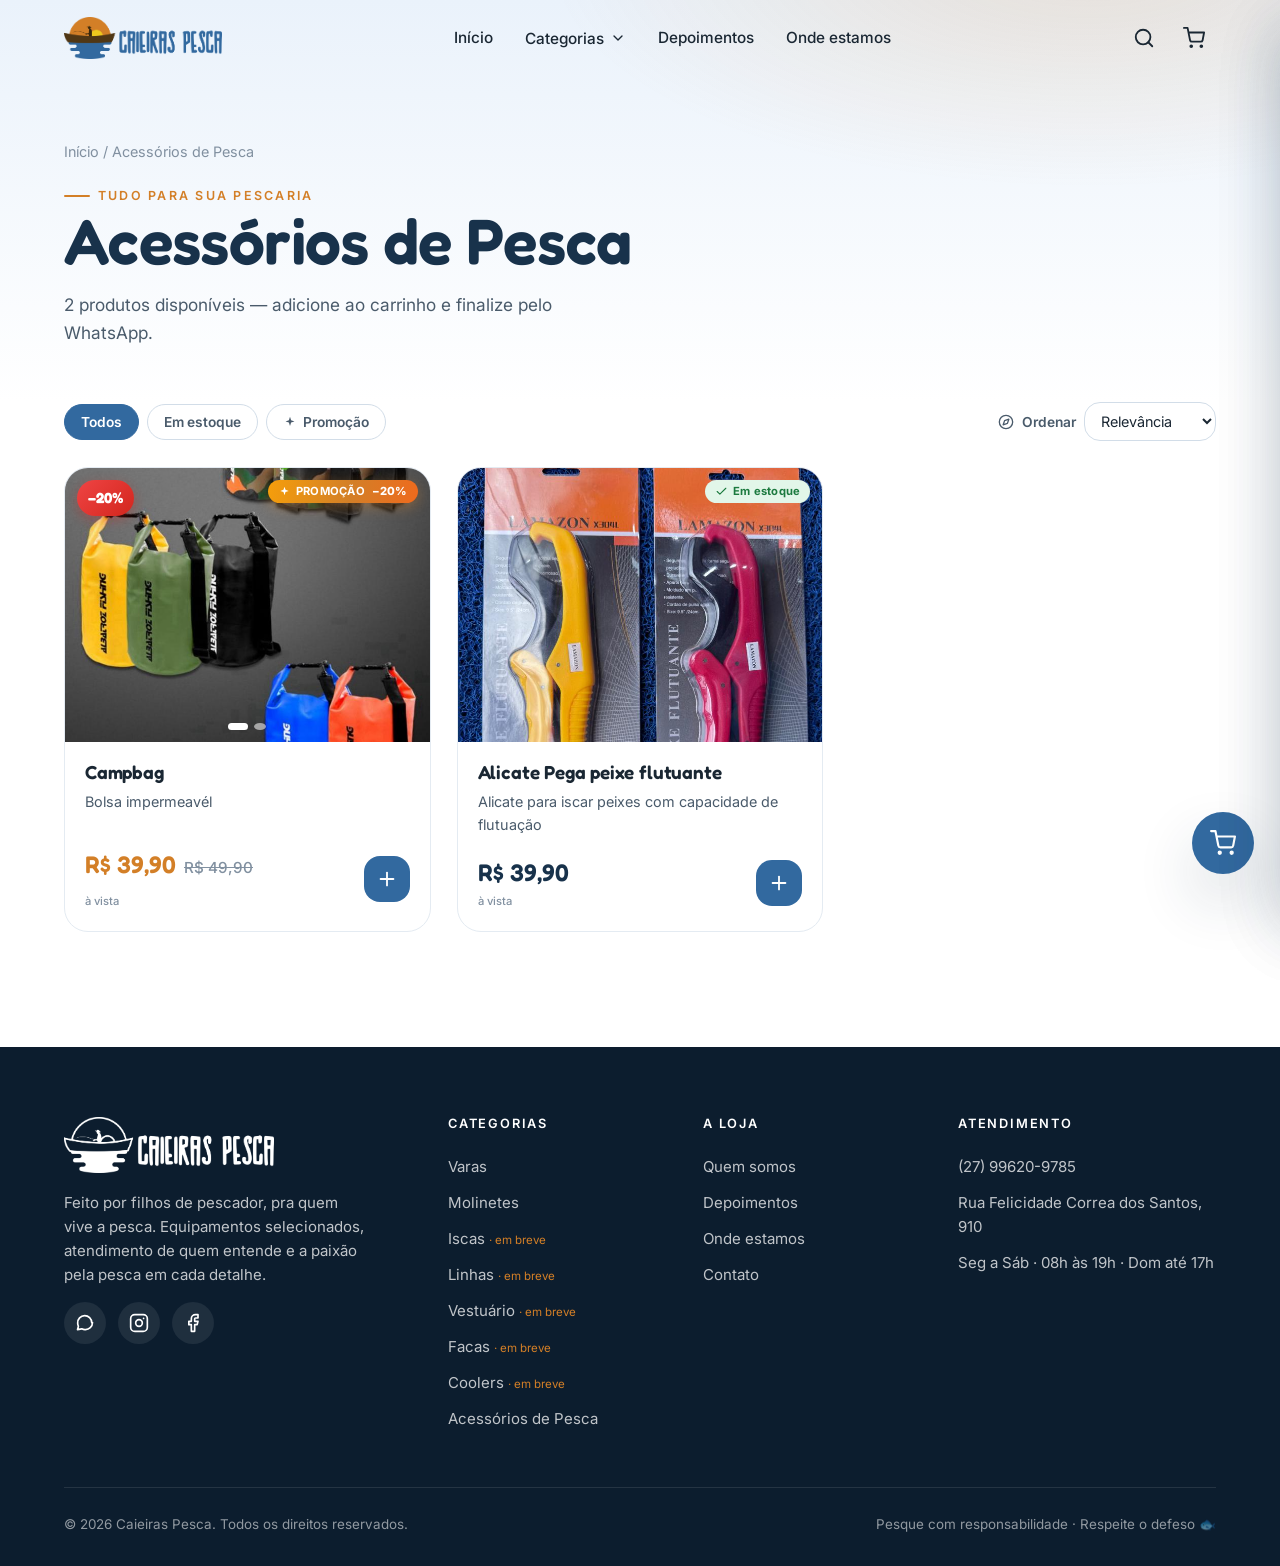
<file: acessorios-de-pesca.html>
<!DOCTYPE html>
<html lang="pt-BR">
<head>
  <meta charset="UTF-8">
  <meta name="viewport" content="width=device-width, initial-scale=1.0">
  <title>Acessórios de Pesca · Caieiras Pesca</title>
  <meta name="description" content="Acessórios de Pesca na Caieiras Pesca. Adicione ao carrinho e finalize seu pedido pelo WhatsApp.">
  <meta name="theme-color" content="#32699f">
  <link rel="icon" href="assets/logo/isotipo.png">
  <link rel="preconnect" href="https://fonts.googleapis.com">
  <link rel="preconnect" href="https://fonts.gstatic.com" crossorigin>
  <link href="https://fonts.googleapis.com/css2?family=Fredoka:wght@400;500;600;700&family=Inter:wght@400;500;600;700&display=swap" rel="stylesheet">
  <link rel="stylesheet" href="css/styles.css?v=20260622b">
</head>
<body data-page="categoria" data-categoria="acessorios-de-pesca">
  <section class="cat-hero">
    <div class="container" id="cat-hero-head"></div>
  </section>
  <section class="section" style="padding-top:0">
    <div class="container" id="category-content"></div>
  </section>
  <script src="js/icons.js?v=20260622b"></script>
  <script src="js/data.js?v=20260622b"></script>
  <script src="js/cart.js?v=20260622b"></script>
  <script src="js/ui.js?v=20260622b"></script>
</body>
</html>
</file>
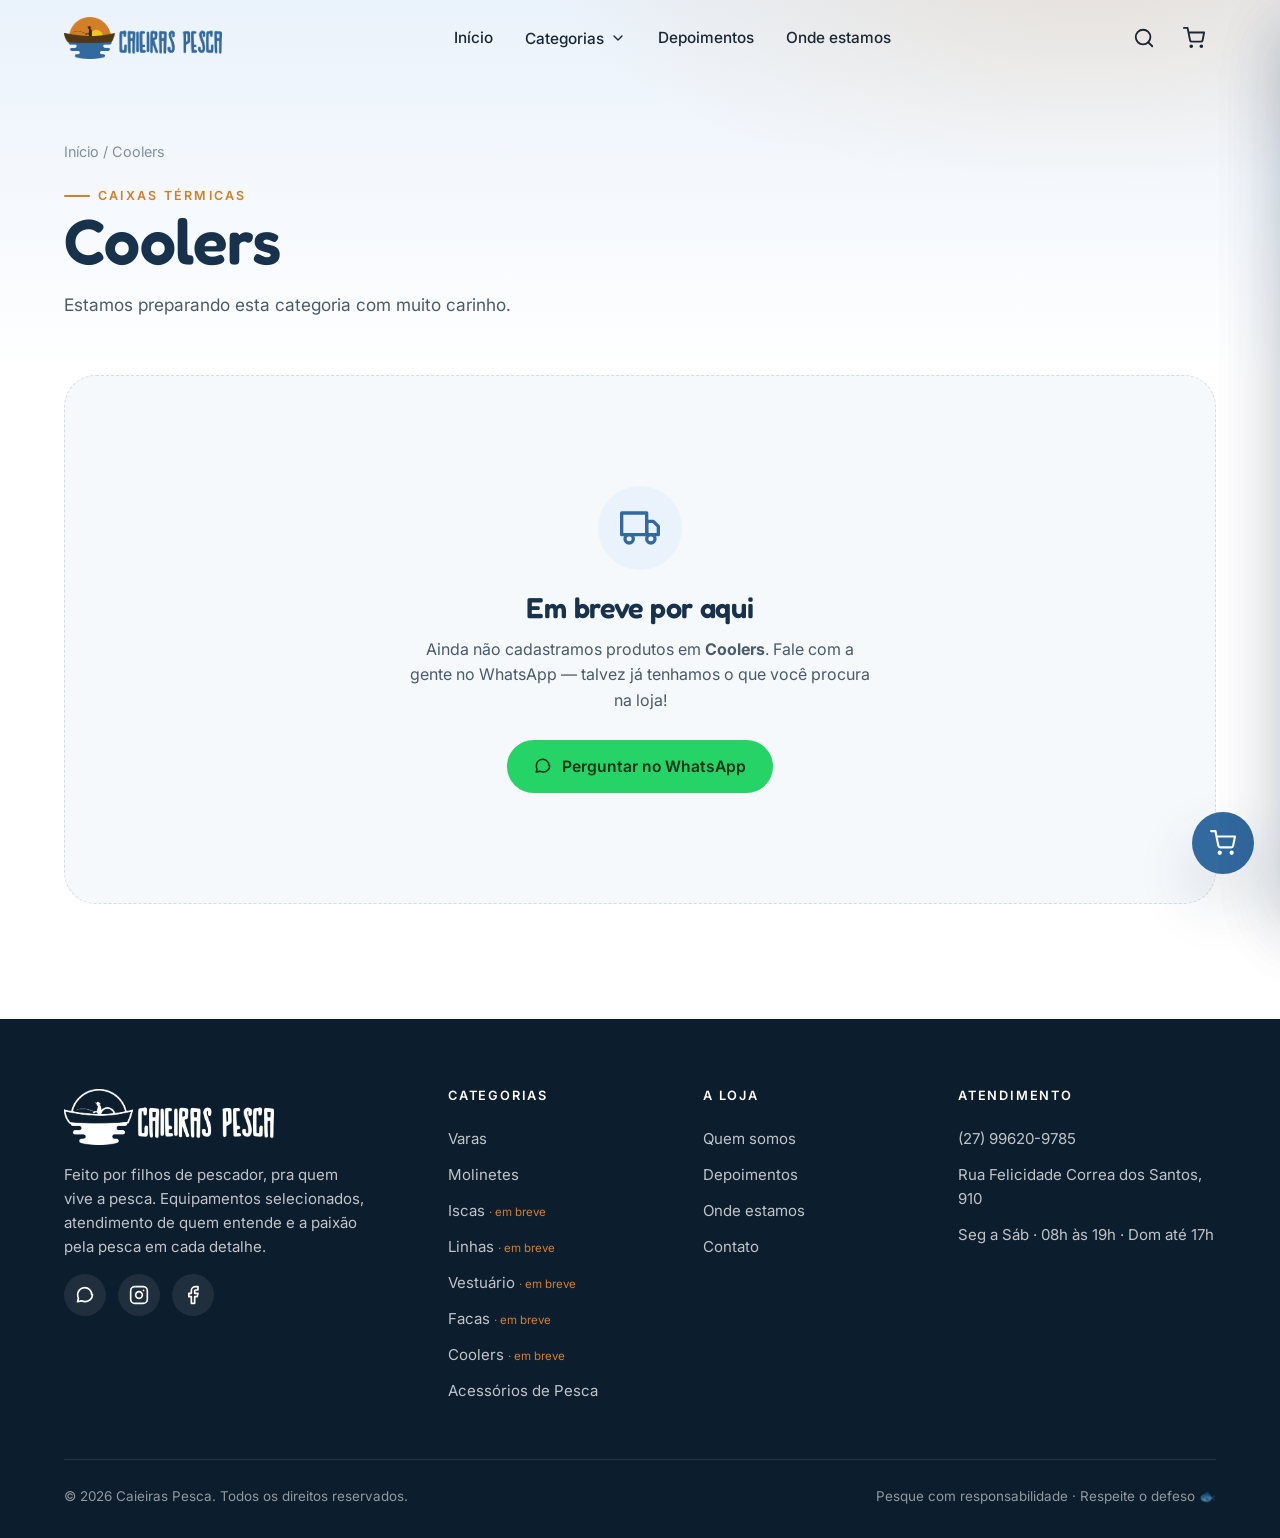
<file: coolers.html>
<!DOCTYPE html>
<html lang="pt-BR">
<head>
  <meta charset="UTF-8">
  <meta name="viewport" content="width=device-width, initial-scale=1.0">
  <title>Coolers · Caieiras Pesca</title>
  <meta name="description" content="Coolers na Caieiras Pesca. Adicione ao carrinho e finalize seu pedido pelo WhatsApp.">
  <meta name="theme-color" content="#32699f">
  <link rel="icon" href="assets/logo/isotipo.png">
  <link rel="preconnect" href="https://fonts.googleapis.com">
  <link rel="preconnect" href="https://fonts.gstatic.com" crossorigin>
  <link href="https://fonts.googleapis.com/css2?family=Fredoka:wght@400;500;600;700&family=Inter:wght@400;500;600;700&display=swap" rel="stylesheet">
  <link rel="stylesheet" href="css/styles.css?v=20260622b">
</head>
<body data-page="categoria" data-categoria="coolers">
  <section class="cat-hero">
    <div class="container" id="cat-hero-head"></div>
  </section>
  <section class="section" style="padding-top:0">
    <div class="container" id="category-content"></div>
  </section>
  <script src="js/icons.js?v=20260622b"></script>
  <script src="js/data.js?v=20260622b"></script>
  <script src="js/cart.js?v=20260622b"></script>
  <script src="js/ui.js?v=20260622b"></script>
</body>
</html>
</file>
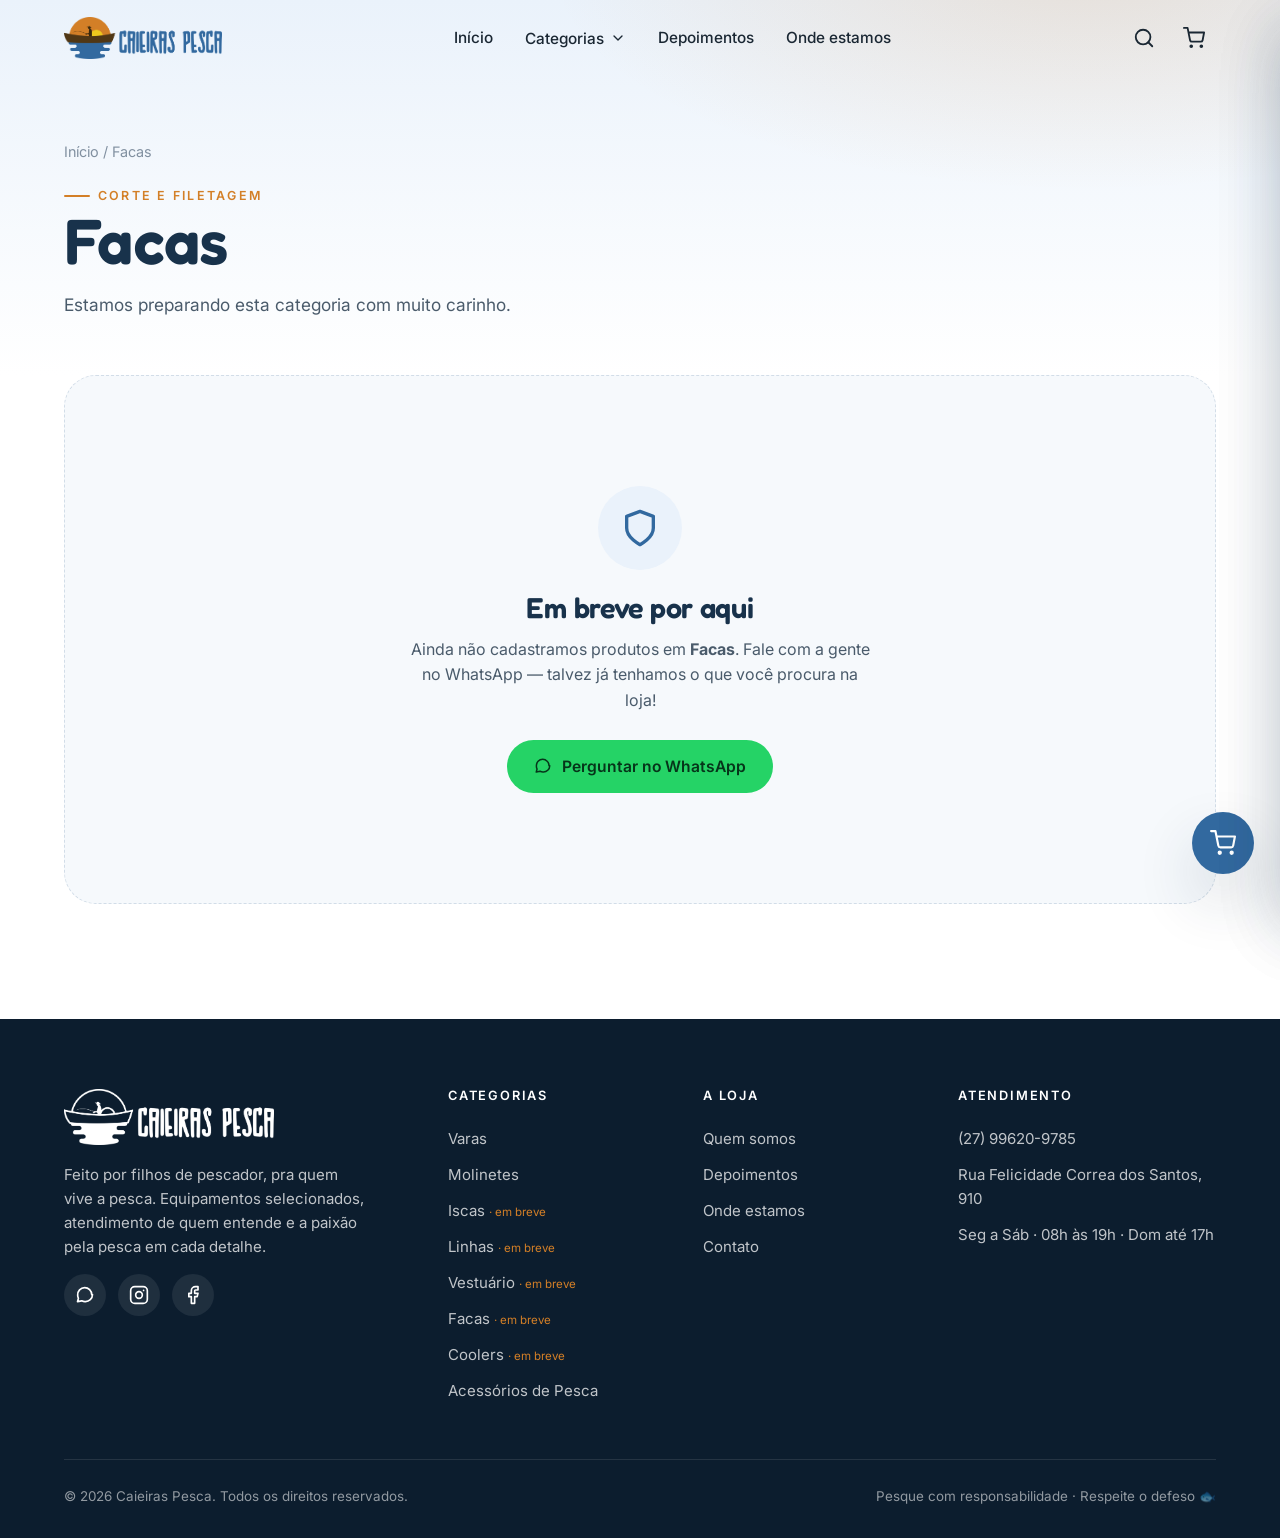
<file: facas.html>
<!DOCTYPE html>
<html lang="pt-BR">
<head>
  <meta charset="UTF-8">
  <meta name="viewport" content="width=device-width, initial-scale=1.0">
  <title>Facas · Caieiras Pesca</title>
  <meta name="description" content="Facas na Caieiras Pesca. Adicione ao carrinho e finalize seu pedido pelo WhatsApp.">
  <meta name="theme-color" content="#32699f">
  <link rel="icon" href="assets/logo/isotipo.png">
  <link rel="preconnect" href="https://fonts.googleapis.com">
  <link rel="preconnect" href="https://fonts.gstatic.com" crossorigin>
  <link href="https://fonts.googleapis.com/css2?family=Fredoka:wght@400;500;600;700&family=Inter:wght@400;500;600;700&display=swap" rel="stylesheet">
  <link rel="stylesheet" href="css/styles.css?v=20260622b">
</head>
<body data-page="categoria" data-categoria="facas">
  <section class="cat-hero">
    <div class="container" id="cat-hero-head"></div>
  </section>
  <section class="section" style="padding-top:0">
    <div class="container" id="category-content"></div>
  </section>
  <script src="js/icons.js?v=20260622b"></script>
  <script src="js/data.js?v=20260622b"></script>
  <script src="js/cart.js?v=20260622b"></script>
  <script src="js/ui.js?v=20260622b"></script>
</body>
</html>
</file>
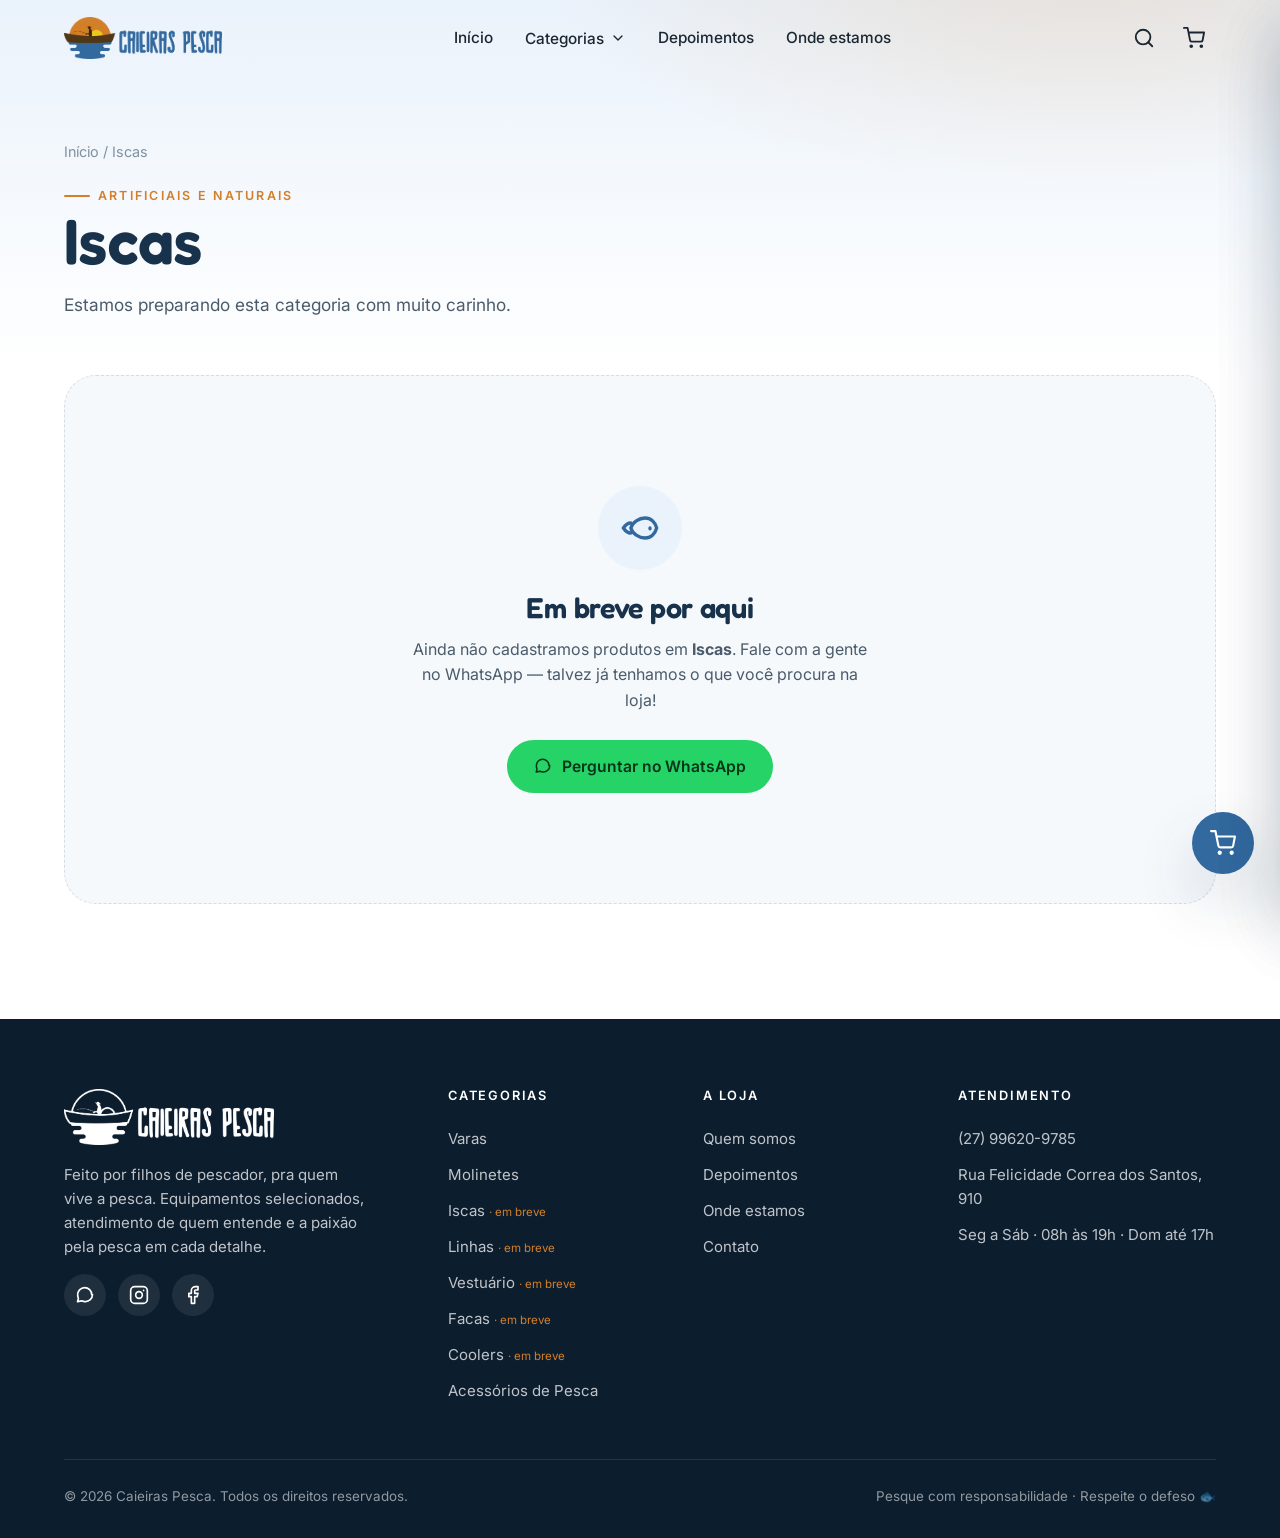
<file: iscas.html>
<!DOCTYPE html>
<html lang="pt-BR">
<head>
  <meta charset="UTF-8">
  <meta name="viewport" content="width=device-width, initial-scale=1.0">
  <title>Iscas · Caieiras Pesca</title>
  <meta name="description" content="Iscas na Caieiras Pesca. Adicione ao carrinho e finalize seu pedido pelo WhatsApp.">
  <meta name="theme-color" content="#32699f">
  <link rel="icon" href="assets/logo/isotipo.png">
  <link rel="preconnect" href="https://fonts.googleapis.com">
  <link rel="preconnect" href="https://fonts.gstatic.com" crossorigin>
  <link href="https://fonts.googleapis.com/css2?family=Fredoka:wght@400;500;600;700&family=Inter:wght@400;500;600;700&display=swap" rel="stylesheet">
  <link rel="stylesheet" href="css/styles.css?v=20260622b">
</head>
<body data-page="categoria" data-categoria="iscas">
  <section class="cat-hero">
    <div class="container" id="cat-hero-head"></div>
  </section>
  <section class="section" style="padding-top:0">
    <div class="container" id="category-content"></div>
  </section>
  <script src="js/icons.js?v=20260622b"></script>
  <script src="js/data.js?v=20260622b"></script>
  <script src="js/cart.js?v=20260622b"></script>
  <script src="js/ui.js?v=20260622b"></script>
</body>
</html>
</file>
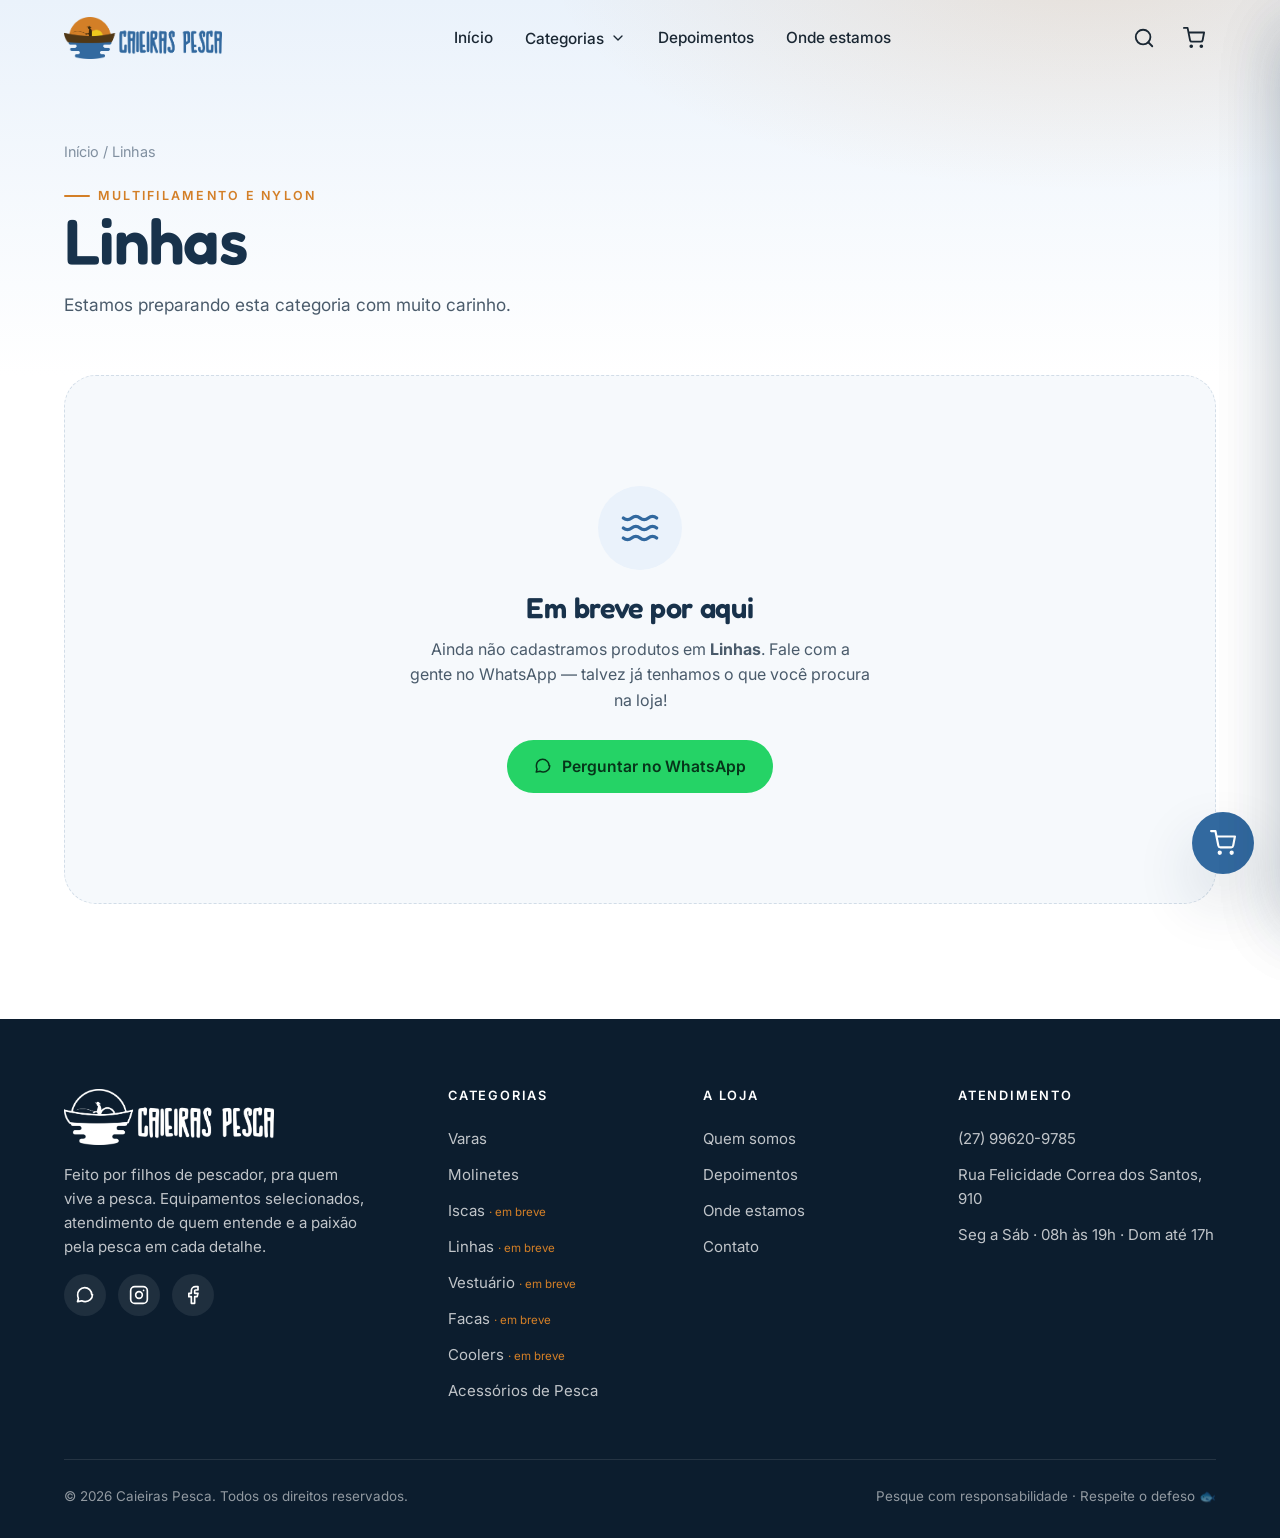
<file: linhas.html>
<!DOCTYPE html>
<html lang="pt-BR">
<head>
  <meta charset="UTF-8">
  <meta name="viewport" content="width=device-width, initial-scale=1.0">
  <title>Linhas · Caieiras Pesca</title>
  <meta name="description" content="Linhas na Caieiras Pesca. Adicione ao carrinho e finalize seu pedido pelo WhatsApp.">
  <meta name="theme-color" content="#32699f">
  <link rel="icon" href="assets/logo/isotipo.png">
  <link rel="preconnect" href="https://fonts.googleapis.com">
  <link rel="preconnect" href="https://fonts.gstatic.com" crossorigin>
  <link href="https://fonts.googleapis.com/css2?family=Fredoka:wght@400;500;600;700&family=Inter:wght@400;500;600;700&display=swap" rel="stylesheet">
  <link rel="stylesheet" href="css/styles.css?v=20260622b">
</head>
<body data-page="categoria" data-categoria="linhas">
  <section class="cat-hero">
    <div class="container" id="cat-hero-head"></div>
  </section>
  <section class="section" style="padding-top:0">
    <div class="container" id="category-content"></div>
  </section>
  <script src="js/icons.js?v=20260622b"></script>
  <script src="js/data.js?v=20260622b"></script>
  <script src="js/cart.js?v=20260622b"></script>
  <script src="js/ui.js?v=20260622b"></script>
</body>
</html>
</file>
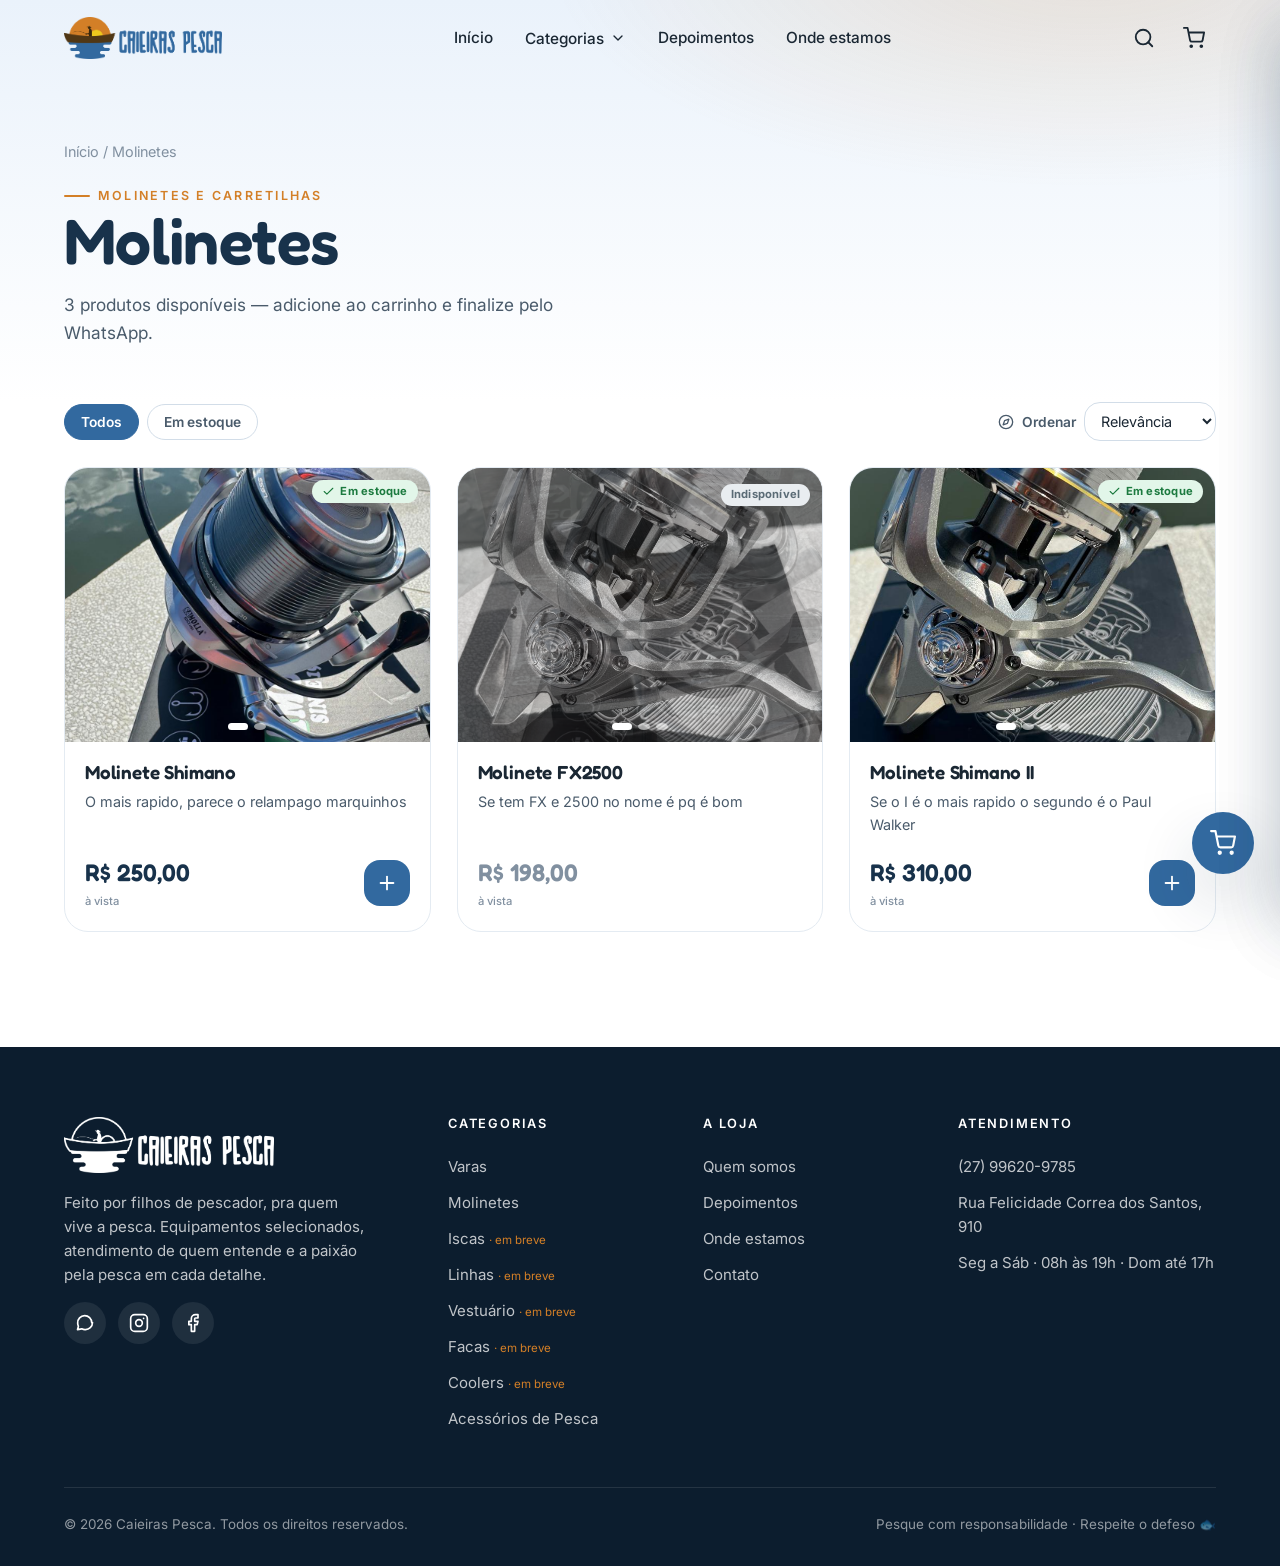
<file: molinetes.html>
<!DOCTYPE html>
<html lang="pt-BR">
<head>
  <meta charset="UTF-8">
  <meta name="viewport" content="width=device-width, initial-scale=1.0">
  <title>Molinetes · Caieiras Pesca</title>
  <meta name="description" content="Molinetes na Caieiras Pesca. Adicione ao carrinho e finalize seu pedido pelo WhatsApp.">
  <meta name="theme-color" content="#32699f">
  <link rel="icon" href="assets/logo/isotipo.png">
  <link rel="preconnect" href="https://fonts.googleapis.com">
  <link rel="preconnect" href="https://fonts.gstatic.com" crossorigin>
  <link href="https://fonts.googleapis.com/css2?family=Fredoka:wght@400;500;600;700&family=Inter:wght@400;500;600;700&display=swap" rel="stylesheet">
  <link rel="stylesheet" href="css/styles.css?v=20260622b">
</head>
<body data-page="categoria" data-categoria="molinetes">
  <section class="cat-hero">
    <div class="container" id="cat-hero-head"></div>
  </section>
  <section class="section" style="padding-top:0">
    <div class="container" id="category-content"></div>
  </section>
  <script src="js/icons.js?v=20260622b"></script>
  <script src="js/data.js?v=20260622b"></script>
  <script src="js/cart.js?v=20260622b"></script>
  <script src="js/ui.js?v=20260622b"></script>
</body>
</html>
</file>
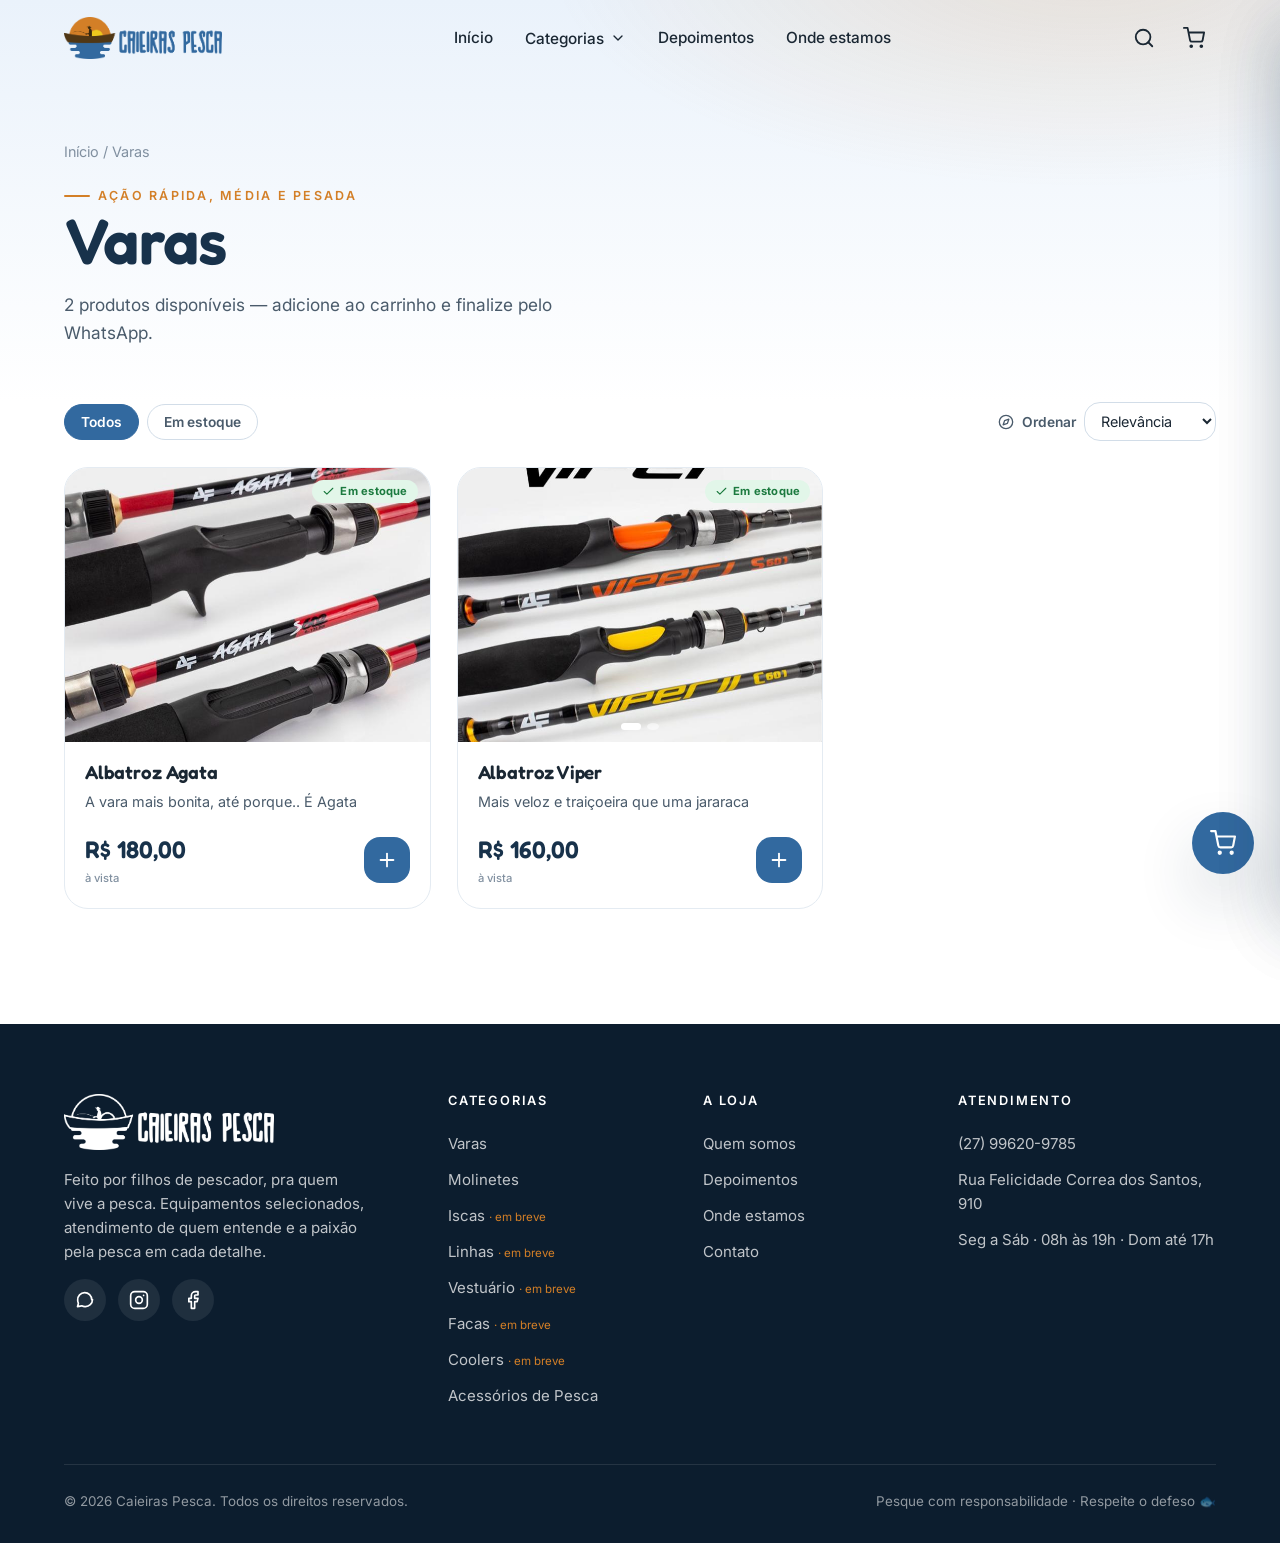
<file: varas.html>
<!DOCTYPE html>
<html lang="pt-BR">
<head>
  <meta charset="UTF-8">
  <meta name="viewport" content="width=device-width, initial-scale=1.0">
  <title>Varas · Caieiras Pesca</title>
  <meta name="description" content="Varas na Caieiras Pesca. Adicione ao carrinho e finalize seu pedido pelo WhatsApp.">
  <meta name="theme-color" content="#32699f">
  <link rel="icon" href="assets/logo/isotipo.png">
  <link rel="preconnect" href="https://fonts.googleapis.com">
  <link rel="preconnect" href="https://fonts.gstatic.com" crossorigin>
  <link href="https://fonts.googleapis.com/css2?family=Fredoka:wght@400;500;600;700&family=Inter:wght@400;500;600;700&display=swap" rel="stylesheet">
  <link rel="stylesheet" href="css/styles.css?v=20260622b">
</head>
<body data-page="categoria" data-categoria="varas">
  <section class="cat-hero">
    <div class="container" id="cat-hero-head"></div>
  </section>
  <section class="section" style="padding-top:0">
    <div class="container" id="category-content"></div>
  </section>
  <script src="js/icons.js?v=20260622b"></script>
  <script src="js/data.js?v=20260622b"></script>
  <script src="js/cart.js?v=20260622b"></script>
  <script src="js/ui.js?v=20260622b"></script>
</body>
</html>
</file>
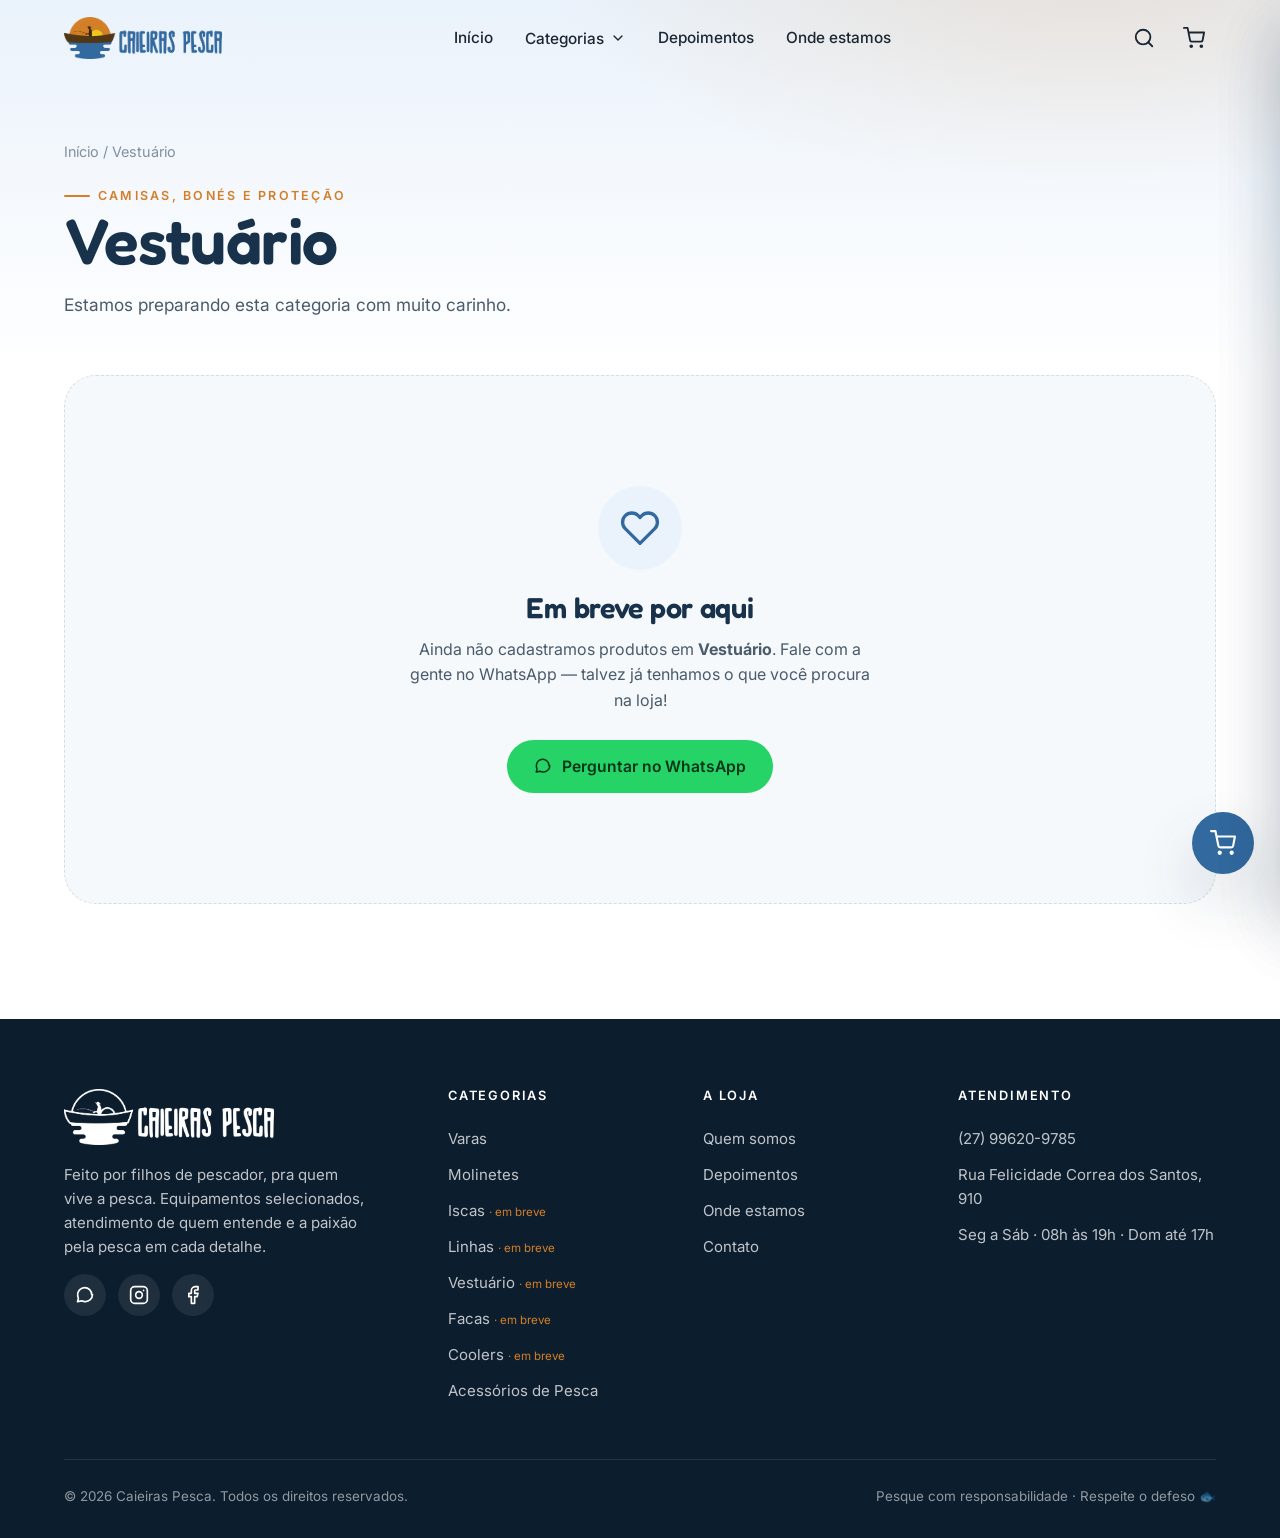
<file: vestuario.html>
<!DOCTYPE html>
<html lang="pt-BR">
<head>
  <meta charset="UTF-8">
  <meta name="viewport" content="width=device-width, initial-scale=1.0">
  <title>Vestuário · Caieiras Pesca</title>
  <meta name="description" content="Vestuário na Caieiras Pesca. Adicione ao carrinho e finalize seu pedido pelo WhatsApp.">
  <meta name="theme-color" content="#32699f">
  <link rel="icon" href="assets/logo/isotipo.png">
  <link rel="preconnect" href="https://fonts.googleapis.com">
  <link rel="preconnect" href="https://fonts.gstatic.com" crossorigin>
  <link href="https://fonts.googleapis.com/css2?family=Fredoka:wght@400;500;600;700&family=Inter:wght@400;500;600;700&display=swap" rel="stylesheet">
  <link rel="stylesheet" href="css/styles.css?v=20260622b">
</head>
<body data-page="categoria" data-categoria="vestuario">
  <section class="cat-hero">
    <div class="container" id="cat-hero-head"></div>
  </section>
  <section class="section" style="padding-top:0">
    <div class="container" id="category-content"></div>
  </section>
  <script src="js/icons.js?v=20260622b"></script>
  <script src="js/data.js?v=20260622b"></script>
  <script src="js/cart.js?v=20260622b"></script>
  <script src="js/ui.js?v=20260622b"></script>
</body>
</html>
</file>
<file: css/styles.css>
/* =================================================================
   Caieiras Pesca — Design System
   "Aço, água e pôr do sol" — moderno, fluido, acolhedor, corporativo.
   Sem glow/neon em botões e componentes (sombras realistas e suaves).
   ================================================================= */

:root {
  /* Marca */
  --blue: #32699f;
  --blue-strong: #245380;
  --blue-deep: #18324b;
  --blue-night: #0c1d2e;
  --blue-soft: #cbdef2;
  --blue-mist: #eaf2fb;
  --brown: #503715;
  --orange: #d37f27;
  --orange-soft: #e7a85f;
  --yellow: #eec81d;

  /* Neutros quentes */
  --ink: #1a2733;
  --ink-soft: #4a5b6b;
  --ink-faint: #8190a0;
  --line: #e4ebf2;
  --line-strong: #d2dde8;
  --paper: #ffffff;
  --paper-2: #f6f9fc;
  --paper-3: #eef4fa;

  /* Tipografia */
  --font-display: "Fredoka", "Trebuchet MS", system-ui, sans-serif;
  --font-body: "Inter", system-ui, -apple-system, "Segoe UI", sans-serif;

  /* Raio e sombras (suaves, sem glow) */
  --r-sm: 10px;
  --r-md: 16px;
  --r-lg: 24px;
  --r-xl: 32px;
  --r-pill: 999px;
  --shadow-sm: 0 2px 8px rgba(24, 50, 75, 0.06);
  --shadow-md: 0 14px 34px rgba(24, 50, 75, 0.10);
  --shadow-lg: 0 28px 60px rgba(24, 50, 75, 0.16);

  /* Layout */
  --container: 1200px;
  --header-h: 76px;
  --ease: cubic-bezier(0.22, 1, 0.36, 1);
}

/* ---------- Reset ---------- */
*,
*::before,
*::after { box-sizing: border-box; }

html { scroll-behavior: smooth; -webkit-text-size-adjust: 100%; }

body {
  margin: 0;
  font-family: var(--font-body);
  color: var(--ink);
  background: var(--paper);
  line-height: 1.6;
  font-size: 16px;
  overflow-x: hidden;
}

img { max-width: 100%; display: block; }
a { color: inherit; text-decoration: none; }
button { font-family: inherit; cursor: pointer; border: none; background: none; }
ul { list-style: none; margin: 0; padding: 0; }

:focus-visible {
  outline: 3px solid var(--orange);
  outline-offset: 2px;
  border-radius: 4px;
}

h1, h2, h3, h4 {
  font-family: var(--font-display);
  font-weight: 600;
  line-height: 1.08;
  letter-spacing: -0.01em;
  margin: 0;
  color: var(--blue-deep);
}

::selection { background: var(--yellow); color: var(--brown); }

/* ---------- Utilitários ---------- */
.container {
  width: 100%;
  max-width: var(--container);
  margin-inline: auto;
  padding-inline: 24px;
}

.section { padding: clamp(64px, 9vw, 130px) 0; position: relative; }

.eyebrow {
  display: inline-flex;
  align-items: center;
  gap: 8px;
  font-family: var(--font-body);
  font-weight: 600;
  font-size: 0.78rem;
  letter-spacing: 0.18em;
  text-transform: uppercase;
  color: var(--orange);
}
.eyebrow::before {
  content: "";
  width: 26px;
  height: 2px;
  background: var(--orange);
  border-radius: 2px;
}

.section-head { max-width: 640px; margin-bottom: clamp(36px, 5vw, 60px); }
.section-head h2 { font-size: clamp(2rem, 4.6vw, 3.2rem); margin: 14px 0 0; }
.section-head p { color: var(--ink-soft); font-size: 1.08rem; margin: 16px 0 0; }

.text-muted { color: var(--ink-soft); }

/* ---------- Botões ---------- */
.btn {
  display: inline-flex;
  align-items: center;
  justify-content: center;
  gap: 10px;
  font-family: var(--font-body);
  font-weight: 600;
  font-size: 0.98rem;
  padding: 13px 26px;
  border-radius: var(--r-pill);
  transition: transform 0.25s var(--ease), background 0.25s var(--ease),
    color 0.25s var(--ease), border-color 0.25s var(--ease), box-shadow 0.25s var(--ease);
  white-space: nowrap;
  border: 1.5px solid transparent;
}
.btn:active { transform: translateY(1px) scale(0.99); }

.btn-primary { background: var(--blue); color: #fff; box-shadow: var(--shadow-sm); }
.btn-primary:hover { background: var(--blue-strong); transform: translateY(-2px); box-shadow: var(--shadow-md); }

.btn-accent { background: var(--orange); color: #fff; box-shadow: var(--shadow-sm); }
.btn-accent:hover { background: #c06f1d; transform: translateY(-2px); box-shadow: var(--shadow-md); }

.btn-whats { background: #25d366; color: #06351a; }
.btn-whats:hover { background: #1fb957; transform: translateY(-2px); box-shadow: var(--shadow-md); }

.btn-outline { background: transparent; color: var(--blue-deep); border-color: var(--line-strong); }
.btn-outline:hover { border-color: var(--blue); color: var(--blue); background: var(--blue-mist); }

.btn-ghost { background: transparent; color: var(--blue-deep); padding: 10px 16px; }
.btn-ghost:hover { background: var(--paper-3); }

.btn-block { width: 100%; }
.btn svg { width: 18px; height: 18px; flex-shrink: 0; }

/* ---------- Cabeçalho ---------- */
.site-header {
  position: fixed;
  inset: 0 0 auto 0;
  height: var(--header-h);
  z-index: 80;
  display: flex;
  align-items: center;
  transition: background 0.3s var(--ease), box-shadow 0.3s var(--ease),
    backdrop-filter 0.3s var(--ease);
}
.site-header.is-scrolled {
  background: rgba(255, 255, 255, 0.88);
  backdrop-filter: blur(14px);
  box-shadow: 0 1px 0 var(--line), var(--shadow-sm);
}
.header-inner {
  width: 100%;
  max-width: var(--container);
  margin-inline: auto;
  padding-inline: 24px;
  display: flex;
  align-items: center;
  justify-content: space-between;
  gap: 20px;
}
.brand { display: inline-flex; align-items: center; gap: 12px; }
.brand img { height: 42px; width: auto; transition: transform 0.3s var(--ease); }
.brand:hover img { transform: scale(1.04) rotate(-1deg); }

/* logo branca só quando hero está sob o header (topo) */
.brand .logo-light { display: none; }
.site-header:not(.is-scrolled).on-hero .brand .logo-dark { display: none; }
.site-header:not(.is-scrolled).on-hero .brand .logo-light { display: block; }

.nav { display: flex; align-items: center; gap: 4px; }
.nav-link {
  position: relative;
  font-weight: 500;
  font-size: 0.96rem;
  padding: 10px 14px;
  border-radius: var(--r-sm);
  color: var(--ink);
  transition: color 0.2s, background 0.2s;
}
.site-header:not(.is-scrolled).on-hero .nav-link,
.site-header:not(.is-scrolled).on-hero .header-actions .icon-btn { color: #fff; }
.nav-link:hover { color: var(--blue); background: var(--paper-3); }
.site-header:not(.is-scrolled).on-hero .nav-link:hover { background: rgba(255,255,255,0.14); color:#fff; }

/* Dropdown categorias */
.nav-item { position: relative; }
.nav-trigger { display: inline-flex; align-items: center; gap: 6px; }
.nav-trigger svg { width: 16px; height: 16px; transition: transform 0.25s var(--ease); }
.nav-item:hover .nav-trigger svg { transform: rotate(180deg); }
.dropdown {
  position: absolute;
  top: calc(100% + 10px);
  left: 50%;
  transform: translateX(-50%) translateY(10px);
  width: 540px;
  background: var(--paper);
  border: 1px solid var(--line);
  border-radius: var(--r-lg);
  box-shadow: var(--shadow-lg);
  padding: 16px;
  display: grid;
  grid-template-columns: 1fr 1fr;
  gap: 6px;
  opacity: 0;
  visibility: hidden;
  transition: opacity 0.25s var(--ease), transform 0.25s var(--ease), visibility 0.25s;
}
.nav-item:hover .dropdown,
.nav-item:focus-within .dropdown {
  opacity: 1;
  visibility: visible;
  transform: translateX(-50%) translateY(0);
}
.dropdown a {
  display: flex;
  align-items: center;
  gap: 14px;
  padding: 12px 14px;
  border-radius: var(--r-md);
  transition: background 0.2s;
}
.dropdown a:hover { background: var(--paper-3); }
.dd-icon {
  width: 42px; height: 42px; flex-shrink: 0;
  display: grid; place-items: center;
  border-radius: 12px;
  background: var(--blue-mist);
  color: var(--blue);
}
.dd-icon svg { width: 22px; height: 22px; }
.dd-text strong { display: block; font-size: 0.95rem; color: var(--ink); font-weight: 600; }
.dd-text span { font-size: 0.82rem; color: var(--ink-faint); }
.dd-text .soon { color: var(--orange); font-weight: 600; }

.header-actions { display: flex; align-items: center; gap: 6px; }
.icon-btn {
  position: relative;
  width: 44px; height: 44px;
  display: grid; place-items: center;
  border-radius: var(--r-pill);
  color: var(--ink);
  transition: background 0.2s, color 0.2s, transform 0.2s;
}
.icon-btn:hover { background: var(--paper-3); color: var(--blue); }
.site-header:not(.is-scrolled).on-hero .icon-btn:hover { background: rgba(255,255,255,0.16); }
.icon-btn svg { width: 22px; height: 22px; }
.cart-count {
  position: absolute;
  top: 4px; right: 2px;
  min-width: 19px; height: 19px;
  padding: 0 5px;
  border-radius: var(--r-pill);
  background: var(--orange);
  color: #fff;
  font-size: 0.7rem;
  font-weight: 700;
  display: grid; place-items: center;
  transform: scale(0);
  transition: transform 0.3s var(--ease);
  font-family: var(--font-body);
}
.cart-count.show { transform: scale(1); }

.hamburger { display: none; }

/* ---------- Menu mobile (sheet) ---------- */
.mobile-sheet {
  position: fixed;
  inset: 0 0 0 auto;
  width: min(86vw, 360px);
  background: var(--paper);
  z-index: 95;
  transform: translateX(100%);
  transition: transform 0.4s var(--ease);
  display: flex;
  flex-direction: column;
  padding: 22px;
  overflow-y: auto;
  box-shadow: var(--shadow-lg);
}
.mobile-sheet.open { transform: translateX(0); }
.mobile-sheet .sheet-top { display: flex; align-items: center; justify-content: space-between; margin-bottom: 24px; }
.mobile-sheet .sheet-top img { height: 38px; }
.mobile-nav a {
  display: flex; align-items: center; justify-content: space-between;
  padding: 15px 12px;
  border-radius: var(--r-md);
  font-family: var(--font-display);
  font-size: 1.15rem;
  font-weight: 500;
  border-bottom: 1px solid var(--line);
  color: var(--blue-deep);
}
.mobile-nav a:hover { background: var(--paper-3); }
.mobile-nav a .soon { font-family: var(--font-body); font-size: 0.72rem; color: var(--orange); font-weight: 600; }

.scrim {
  position: fixed; inset: 0;
  background: rgba(12, 29, 46, 0.55);
  backdrop-filter: blur(2px);
  z-index: 90;
  opacity: 0; visibility: hidden;
  transition: opacity 0.35s var(--ease), visibility 0.35s;
}
.scrim.show { opacity: 1; visibility: visible; }

/* ---------- HERO ---------- */
.hero {
  position: relative;
  min-height: 100svh;
  display: flex;
  align-items: center;
  overflow: hidden;
  background: var(--blue-night);
}
.hero-canvas { position: absolute; inset: 0; width: 100%; height: 100%; z-index: 1; }
.hero-fade {
  position: absolute; left: 0; right: 0; bottom: 0; height: 28%;
  background: linear-gradient(to bottom, transparent, var(--paper));
  z-index: 2; pointer-events: none;
}
.hero-inner {
  position: relative;
  z-index: 3;
  width: 100%;
  max-width: var(--container);
  margin-inline: auto;
  padding: calc(var(--header-h) + 40px) 24px 120px;
}
.hero-content { max-width: 760px; }
.hero-badge {
  display: inline-flex; align-items: center; gap: 9px;
  padding: 9px 18px;
  border-radius: var(--r-pill);
  background: rgba(255, 255, 255, 0.12);
  border: 1px solid rgba(255, 255, 255, 0.22);
  color: #fff;
  font-size: 0.8rem;
  font-weight: 600;
  letter-spacing: 0.04em;
  backdrop-filter: blur(6px);
}
.hero-badge svg { width: 16px; height: 16px; color: var(--yellow); }
.hero h1 {
  color: #fff;
  font-size: clamp(2.6rem, 7vw, 5.4rem);
  margin: 26px 0 0;
  text-shadow: 0 2px 30px rgba(0, 0, 0, 0.25);
}
.hero h1 .accent { color: var(--yellow); }
.hero p {
  color: rgba(255, 255, 255, 0.86);
  font-size: clamp(1.05rem, 2vw, 1.35rem);
  max-width: 600px;
  margin: 24px 0 0;
  text-shadow: 0 1px 16px rgba(0, 0, 0, 0.3);
}
.hero-cta { display: flex; flex-wrap: wrap; gap: 14px; margin-top: 38px; }
.hero-stats {
  display: flex; flex-wrap: wrap; gap: 36px;
  margin-top: 54px;
  padding-top: 30px;
  border-top: 1px solid rgba(255, 255, 255, 0.18);
  max-width: 560px;
}
.hero-stats .stat strong {
  display: block;
  font-family: var(--font-display);
  font-size: 2.1rem;
  color: #fff;
  line-height: 1;
}
.hero-stats .stat span { font-size: 0.82rem; color: rgba(255, 255, 255, 0.7); letter-spacing: 0.08em; text-transform: uppercase; }
.scroll-hint {
  position: absolute; bottom: 26px; left: 50%; transform: translateX(-50%);
  z-index: 3; color: rgba(255,255,255,0.7); font-size: 0.78rem;
  display: flex; flex-direction: column; align-items: center; gap: 8px;
  letter-spacing: 0.18em; text-transform: uppercase;
}
.scroll-hint .mouse {
  width: 24px; height: 38px; border: 2px solid rgba(255,255,255,0.6); border-radius: 14px;
  position: relative;
}
.scroll-hint .mouse::after {
  content: ""; position: absolute; top: 7px; left: 50%; width: 4px; height: 7px;
  background: #fff; border-radius: 3px; transform: translateX(-50%);
  animation: scrollwheel 1.8s var(--ease) infinite;
}
@keyframes scrollwheel { 0% { opacity: 0; transform: translate(-50%, 0); } 40% { opacity: 1; } 80% { opacity: 0; transform: translate(-50%, 12px); } 100% { opacity: 0; } }

/* ---------- Banda de categoria + carrossel ---------- */
.cat-block { margin-bottom: clamp(48px, 7vw, 92px); }
.cat-block:last-child { margin-bottom: 0; }
.cat-head {
  display: flex; align-items: flex-end; justify-content: space-between;
  gap: 20px; margin-bottom: 26px;
}
.cat-head h3 { font-size: clamp(1.6rem, 3.4vw, 2.4rem); display: flex; align-items: center; gap: 14px; }
.cat-head h3 .chip {
  font-family: var(--font-body); font-size: 0.74rem; font-weight: 600;
  background: var(--blue-mist); color: var(--blue);
  padding: 5px 11px; border-radius: var(--r-pill);
}
.cat-head .cat-link { color: var(--blue); font-weight: 600; font-size: 0.95rem; display: inline-flex; align-items: center; gap: 6px; }
.cat-head .cat-link svg { width: 16px; height: 16px; transition: transform 0.25s var(--ease); }
.cat-head .cat-link:hover svg { transform: translateX(4px); }

.carousel { position: relative; }
.carousel-track {
  display: flex; gap: 22px;
  overflow-x: auto;
  scroll-snap-type: x mandatory;
  padding: 6px 4px 22px;
  scrollbar-width: none;
  scroll-behavior: smooth;
}
.carousel-track::-webkit-scrollbar { display: none; }
.carousel-track > * { scroll-snap-align: start; }
.carousel-btn {
  position: absolute; top: 42%; transform: translateY(-50%);
  width: 46px; height: 46px; border-radius: var(--r-pill);
  background: var(--paper); border: 1px solid var(--line);
  box-shadow: var(--shadow-md);
  display: grid; place-items: center; color: var(--blue-deep);
  z-index: 5; transition: opacity 0.25s, transform 0.25s var(--ease), background 0.2s;
}
.carousel-btn:hover { background: var(--blue); color: #fff; }
.carousel-btn svg { width: 22px; height: 22px; }
.carousel-btn.prev { left: -10px; }
.carousel-btn.next { right: -10px; }
.carousel-btn[disabled] { opacity: 0; pointer-events: none; }

/* ---------- Card de produto ---------- */
.product-card {
  flex: 0 0 min(300px, 84vw);
  max-width: min(300px, 84vw);
  background: var(--paper);
  border: 1px solid var(--line);
  border-radius: var(--r-lg);
  overflow: hidden;
  display: flex; flex-direction: column;
  transition: transform 0.35s var(--ease), box-shadow 0.35s var(--ease), border-color 0.35s var(--ease);
}
.product-card:hover { transform: translateY(-8px); box-shadow: var(--shadow-lg); border-color: var(--blue-soft); }
.pc-media { position: relative; aspect-ratio: 4 / 3; background: var(--paper-3); overflow: hidden; }
.pc-media img {
  position: absolute; inset: 0; width: 100%; height: 100%;
  object-fit: cover; opacity: 0; transition: opacity 0.5s var(--ease), transform 0.6s var(--ease);
}
.pc-media img.active { opacity: 1; }
.product-card:hover .pc-media img.active { transform: scale(1.06); }
.pc-cat {
  position: absolute; top: 12px; left: 12px; z-index: 2;
  background: rgba(255, 255, 255, 0.92);
  color: var(--blue); font-size: 0.72rem; font-weight: 600;
  padding: 5px 12px; border-radius: var(--r-pill);
  backdrop-filter: blur(4px);
}
.pc-dots { position: absolute; bottom: 12px; left: 50%; transform: translateX(-50%); display: flex; gap: 6px; z-index: 2; }
.pc-dots button { width: 7px; height: 7px; border-radius: 50%; background: rgba(255,255,255,0.55); transition: all 0.2s; }
.pc-dots button.active { background: #fff; width: 20px; border-radius: 5px; }
.pc-imgnav {
  position: absolute; top: 50%; transform: translateY(-50%); z-index: 2;
  width: 32px; height: 32px; border-radius: 50%; background: rgba(255,255,255,0.85);
  display: grid; place-items: center; color: var(--blue-deep); opacity: 0; transition: opacity 0.2s;
}
.pc-media:hover .pc-imgnav { opacity: 1; }
.pc-imgnav svg { width: 18px; height: 18px; }
.pc-imgnav.prev { left: 10px; } .pc-imgnav.next { right: 10px; }

.pc-body { padding: 20px; display: flex; flex-direction: column; flex: 1; gap: 8px; }
.pc-body h4 { font-size: 1.18rem; color: var(--ink); }
.pc-body p { color: var(--ink-soft); font-size: 0.9rem; margin: 0; flex: 1; display: -webkit-box; -webkit-line-clamp: 2; -webkit-box-orient: vertical; overflow: hidden; }
.pc-foot { display: flex; align-items: center; justify-content: space-between; gap: 12px; margin-top: 10px; }
.pc-price { font-family: var(--font-display); font-size: 1.5rem; font-weight: 600; color: var(--blue-deep); }
.pc-price small { display: block; font-family: var(--font-body); font-size: 0.7rem; font-weight: 500; color: var(--ink-faint); }
.pc-add {
  width: 46px; height: 46px; border-radius: var(--r-md);
  background: var(--blue); color: #fff;
  display: grid; place-items: center; flex-shrink: 0;
  transition: background 0.2s, transform 0.2s var(--ease);
}
.pc-add:hover { background: var(--orange); transform: scale(1.06); }
.pc-add.added { background: #25a85a; }
.pc-add svg { width: 22px; height: 22px; }

/* ---------- Grid (página de categoria) ---------- */
.product-grid {
  display: grid;
  grid-template-columns: repeat(auto-fill, minmax(270px, 1fr));
  gap: 26px;
}
.product-grid .product-card { flex: initial; max-width: none; }

/* ---------- Estado "Em breve" ---------- */
.empty-state {
  text-align: center;
  padding: clamp(48px, 9vw, 110px) 24px;
  background: var(--paper-2);
  border: 1px dashed var(--line-strong);
  border-radius: var(--r-xl);
}
.empty-state .es-icon {
  width: 84px; height: 84px; margin: 0 auto 22px;
  border-radius: 50%; background: var(--blue-mist); color: var(--blue);
  display: grid; place-items: center;
}
.empty-state .es-icon svg { width: 40px; height: 40px; }
.empty-state h3 { font-size: 1.8rem; }
.empty-state p { color: var(--ink-soft); max-width: 460px; margin: 14px auto 26px; }

/* ---------- Página de categoria (cabeçalho) ---------- */
.cat-hero {
  padding: calc(var(--header-h) + 64px) 0 56px;
  background:
    radial-gradient(900px 380px at 85% -10%, rgba(211,127,39,0.16), transparent 60%),
    linear-gradient(180deg, var(--blue-mist), var(--paper));
}
.cat-hero .crumbs { font-size: 0.9rem; color: var(--ink-faint); margin-bottom: 16px; }
.cat-hero .crumbs a:hover { color: var(--blue); }
.cat-hero h1 { font-size: clamp(2.4rem, 6vw, 4rem); }
.cat-hero p { color: var(--ink-soft); max-width: 580px; margin: 16px 0 0; font-size: 1.08rem; }

/* ---------- Carrinho (botão flutuante) ---------- */
.cart-fab {
  position: fixed; right: 26px; bottom: 26px; z-index: 70;
  width: 62px; height: 62px; border-radius: var(--r-pill);
  background: var(--blue); color: #fff;
  display: grid; place-items: center;
  box-shadow: var(--shadow-lg);
  transition: transform 0.3s var(--ease), background 0.25s;
}
.cart-fab:hover { background: var(--blue-strong); transform: translateY(-3px) scale(1.04); }
.cart-fab svg { width: 26px; height: 26px; }
.cart-fab .cart-count { top: 2px; right: 0; }
.cart-fab.bump { animation: bump 0.4s var(--ease); }
@keyframes bump { 0%,100% { transform: scale(1);} 30% { transform: scale(1.18);} 60% { transform: scale(0.95);} }

/* ---------- Drawer do carrinho ---------- */
.cart-drawer {
  position: fixed; inset: 0 0 0 auto; z-index: 96;
  width: min(92vw, 420px);
  background: var(--paper);
  transform: translateX(100%);
  transition: transform 0.42s var(--ease);
  display: flex; flex-direction: column;
  box-shadow: var(--shadow-lg);
}
.cart-drawer.open { transform: translateX(0); }
.cart-top {
  display: flex; align-items: center; justify-content: space-between;
  padding: 22px 24px; border-bottom: 1px solid var(--line);
}
.cart-top h3 { font-size: 1.4rem; display: flex; align-items: center; gap: 10px; }
.cart-top .badge { font-family: var(--font-body); font-size: 0.78rem; background: var(--blue-mist); color: var(--blue); padding: 3px 10px; border-radius: var(--r-pill); font-weight: 600; }
.cart-items { flex: 1; overflow-y: auto; padding: 18px 24px; display: flex; flex-direction: column; gap: 16px; }
.cart-item { display: flex; gap: 14px; }
.cart-item img { width: 76px; height: 76px; border-radius: var(--r-md); object-fit: cover; background: var(--paper-3); flex-shrink: 0; }
.ci-info { flex: 1; min-width: 0; }
.ci-info h4 { font-family: var(--font-body); font-size: 0.96rem; font-weight: 600; color: var(--ink); margin: 0 0 2px; }
.ci-info .ci-unit { font-size: 0.82rem; color: var(--ink-faint); }
.ci-bottom { display: flex; align-items: center; justify-content: space-between; margin-top: 10px; }
.qty { display: inline-flex; align-items: center; border: 1px solid var(--line-strong); border-radius: var(--r-pill); overflow: hidden; }
.qty button { width: 30px; height: 30px; display: grid; place-items: center; color: var(--blue-deep); transition: background 0.2s; }
.qty button:hover { background: var(--paper-3); }
.qty span { min-width: 30px; text-align: center; font-weight: 600; font-size: 0.92rem; }
.ci-line { font-family: var(--font-display); font-weight: 600; color: var(--blue-deep); }
.ci-remove { color: var(--ink-faint); font-size: 0.78rem; display: inline-flex; align-items: center; gap: 4px; margin-top: 6px; }
.ci-remove:hover { color: #d2483f; }
.ci-remove svg { width: 14px; height: 14px; }

.cart-empty { flex: 1; display: flex; flex-direction: column; align-items: center; justify-content: center; text-align: center; padding: 40px; color: var(--ink-faint); gap: 14px; }
.cart-empty svg { width: 64px; height: 64px; color: var(--line-strong); }

.cart-foot { padding: 20px 24px calc(20px + env(safe-area-inset-bottom)); border-top: 1px solid var(--line); background: var(--paper-2); }
.cart-foot .row { display: flex; align-items: center; justify-content: space-between; margin-bottom: 6px; }
.cart-foot .row.total { margin: 10px 0 18px; }
.cart-foot .row.total span { color: var(--ink-soft); }
.cart-foot .row.total strong { font-family: var(--font-display); font-size: 1.7rem; color: var(--blue-deep); }
.cart-foot .cart-actions { display: flex; flex-direction: column; gap: 10px; }

/* ---------- Modal (nome / checkout) ---------- */
.modal-wrap {
  position: fixed; inset: 0; z-index: 100;
  display: grid; place-items: center;
  padding: 24px;
  opacity: 0; visibility: hidden;
  transition: opacity 0.3s var(--ease), visibility 0.3s;
}
.modal-wrap.open { opacity: 1; visibility: visible; }
.modal-wrap .modal-bg { position: absolute; inset: 0; background: rgba(12, 29, 46, 0.6); backdrop-filter: blur(4px); }
.modal {
  position: relative; z-index: 1;
  width: 100%; max-width: 440px;
  background: var(--paper);
  border-radius: var(--r-xl);
  padding: 34px;
  box-shadow: var(--shadow-lg);
  transform: scale(0.94) translateY(10px);
  transition: transform 0.35s var(--ease);
}
.modal-wrap.open .modal { transform: scale(1) translateY(0); }
.modal .modal-icon { width: 60px; height: 60px; border-radius: 50%; background: var(--blue-mist); color: var(--blue); display: grid; place-items: center; margin-bottom: 18px; }
.modal .modal-icon svg { width: 30px; height: 30px; }
.modal h3 { font-size: 1.6rem; }
.modal p { color: var(--ink-soft); margin: 10px 0 22px; font-size: 0.96rem; }
.modal label { display: block; font-weight: 600; font-size: 0.85rem; margin-bottom: 8px; color: var(--ink); }
.modal input {
  width: 100%; padding: 14px 16px; font-size: 1rem; font-family: inherit;
  border: 1.5px solid var(--line-strong); border-radius: var(--r-md);
  transition: border-color 0.2s; color: var(--ink); background: var(--paper);
}
.modal input:focus { outline: none; border-color: var(--blue); }
.modal .field-error { color: #d2483f; font-size: 0.82rem; margin-top: 8px; min-height: 18px; }
.modal-summary { background: var(--paper-2); border-radius: var(--r-md); padding: 14px 16px; margin-bottom: 20px; font-size: 0.9rem; }
.modal-summary .ms-row { display: flex; justify-content: space-between; color: var(--ink-soft); }
.modal-summary .ms-row.t { margin-top: 6px; padding-top: 8px; border-top: 1px solid var(--line); color: var(--ink); font-weight: 600; }
.modal-actions { display: flex; gap: 10px; margin-top: 22px; }
.modal-close { position: absolute; top: 16px; right: 16px; width: 36px; height: 36px; border-radius: 50%; display: grid; place-items: center; color: var(--ink-faint); transition: background 0.2s; }
.modal-close:hover { background: var(--paper-3); color: var(--ink); }
.modal-close svg { width: 20px; height: 20px; }

/* ---------- Sobre / faixa de confiança ---------- */
.trust { background: var(--paper-2); border-block: 1px solid var(--line); }
.trust-grid { display: grid; grid-template-columns: repeat(4, 1fr); gap: 28px; }
.trust-item { display: flex; gap: 16px; align-items: flex-start; }
.trust-item .ti-icon { width: 50px; height: 50px; border-radius: 14px; background: var(--paper); border: 1px solid var(--line); display: grid; place-items: center; color: var(--blue); flex-shrink: 0; box-shadow: var(--shadow-sm); }
.trust-item .ti-icon svg { width: 24px; height: 24px; }
.trust-item h4 { font-family: var(--font-body); font-size: 1rem; font-weight: 700; color: var(--ink); margin: 2px 0 4px; }
.trust-item p { font-size: 0.88rem; color: var(--ink-soft); margin: 0; }

/* ---------- Depoimentos ---------- */
.testimonials { background: linear-gradient(180deg, var(--paper), var(--blue-mist)); }
.testi-grid { display: grid; grid-template-columns: repeat(3, 1fr); gap: 24px; }
.testi-card {
  background: var(--paper); border: 1px solid var(--line);
  border-radius: var(--r-lg); padding: 30px;
  box-shadow: var(--shadow-sm);
  display: flex; flex-direction: column; gap: 18px;
  transition: transform 0.3s var(--ease), box-shadow 0.3s var(--ease);
}
.testi-card:hover { transform: translateY(-6px); box-shadow: var(--shadow-md); }
.testi-stars { display: flex; gap: 3px; color: var(--yellow); }
.testi-stars svg { width: 18px; height: 18px; }
.testi-card blockquote { margin: 0; font-size: 1.04rem; color: var(--ink); line-height: 1.65; }
.testi-author { display: flex; align-items: center; gap: 12px; margin-top: auto; }
.testi-author .ta-ava { width: 46px; height: 46px; border-radius: 50%; background: var(--blue); color: #fff; display: grid; place-items: center; font-family: var(--font-display); font-weight: 600; }
.testi-author strong { display: block; font-size: 0.96rem; color: var(--ink); }
.testi-author span { font-size: 0.82rem; color: var(--ink-faint); }

/* ---------- Mapa ---------- */
.map-section { position: relative; }
.map-wrap { display: grid; grid-template-columns: 360px 1fr; gap: 0; border-radius: var(--r-xl); overflow: hidden; box-shadow: var(--shadow-md); border: 1px solid var(--line); }
.map-info { background: var(--blue-deep); color: #fff; padding: 44px 38px; display: flex; flex-direction: column; gap: 22px; }
.map-info h3 { color: #fff; font-size: 1.9rem; }
.map-info .mi-row { display: flex; gap: 14px; align-items: flex-start; }
.map-info .mi-row svg { width: 22px; height: 22px; color: var(--yellow); flex-shrink: 0; margin-top: 2px; }
.map-info .mi-row strong { display: block; font-size: 0.95rem; }
.map-info .mi-row span { color: rgba(255,255,255,0.72); font-size: 0.9rem; }
.map-info .btn { margin-top: 6px; align-self: flex-start; }
#map { min-height: 440px; width: 100%; background: var(--paper-3); }
.leaflet-container { font-family: var(--font-body); }

/* ---------- Rodapé ---------- */
.site-footer { background: var(--blue-night); color: rgba(255, 255, 255, 0.74); padding: 70px 0 30px; }
.footer-grid { display: grid; grid-template-columns: 1.6fr 1fr 1fr 1.2fr; gap: 40px; padding-bottom: 50px; border-bottom: 1px solid rgba(255,255,255,0.1); }
.footer-brand img { height: 56px; margin-bottom: 18px; }
.footer-brand p { font-size: 0.94rem; max-width: 300px; }
.footer-col h4 { color: #fff; font-family: var(--font-body); font-size: 0.8rem; letter-spacing: 0.14em; text-transform: uppercase; margin-bottom: 18px; }
.footer-col a { display: block; padding: 6px 0; font-size: 0.94rem; transition: color 0.2s, padding 0.2s; }
.footer-col a:hover { color: var(--yellow); padding-left: 5px; }
.footer-col a .soon { color: var(--orange); font-size: 0.72rem; }
.footer-social { display: flex; gap: 12px; margin-top: 6px; }
.footer-social a { width: 42px; height: 42px; border-radius: 50%; background: rgba(255,255,255,0.08); display: grid; place-items: center; color: #fff; transition: background 0.25s, transform 0.25s; }
.footer-social a:hover { background: var(--orange); transform: translateY(-3px); }
.footer-social svg { width: 20px; height: 20px; }
.footer-bottom { display: flex; align-items: center; justify-content: space-between; flex-wrap: wrap; gap: 12px; padding-top: 26px; font-size: 0.84rem; color: rgba(255,255,255,0.55); }

/* ---------- Reveal ---------- */
.reveal { opacity: 0; transform: translateY(28px); transition: opacity 0.7s var(--ease), transform 0.7s var(--ease); }
.reveal.in { opacity: 1; transform: none; }
.reveal[data-delay="1"] { transition-delay: 0.08s; }
.reveal[data-delay="2"] { transition-delay: 0.16s; }
.reveal[data-delay="3"] { transition-delay: 0.24s; }

/* ---------- Toast ---------- */
.toast {
  position: fixed; bottom: 100px; left: 50%; transform: translateX(-50%) translateY(20px);
  background: var(--blue-deep); color: #fff; padding: 13px 22px; border-radius: var(--r-pill);
  font-size: 0.92rem; font-weight: 500; box-shadow: var(--shadow-lg); z-index: 110;
  opacity: 0; visibility: hidden; transition: opacity 0.3s var(--ease), transform 0.3s var(--ease), visibility 0.3s;
  display: flex; align-items: center; gap: 10px;
}
.toast svg { width: 18px; height: 18px; color: #4ade80; }
.toast.show { opacity: 1; visibility: visible; transform: translateX(-50%) translateY(0); }

/* ---------- Tags (estoque / indisponível / promoção) ---------- */
.tag {
  display: inline-flex; align-items: center; gap: 5px;
  font-family: var(--font-body); font-weight: 700; font-size: 0.7rem;
  letter-spacing: 0.02em; line-height: 1; padding: 5px 10px;
  border-radius: var(--r-pill); white-space: nowrap;
}
.tag svg { width: 13px; height: 13px; }
.tag--estoque { background: #e2f6e9; color: #1c7a3f; }
.tag--indispo { background: #e9edf0; color: #5a6b75; }
.tag--promo {
  position: relative; overflow: hidden; color: #fff;
  background: linear-gradient(100deg, #f59e0b, #d37f27 55%, #ef6a1d);
  box-shadow: 0 4px 14px rgba(211, 127, 39, 0.4);
  animation: promoPulse 1.9s var(--ease) infinite;
}
.tag--promo b { font-weight: 800; margin-left: 2px; }
.tag-shine {
  position: absolute; inset: 0;
  background: linear-gradient(110deg, transparent 32%, rgba(255,255,255,0.6) 50%, transparent 68%);
  transform: translateX(-130%);
  animation: promoShine 2.8s ease-in-out infinite;
}
@keyframes promoPulse { 0%,100% { transform: scale(1); } 50% { transform: scale(1.06); } }
@keyframes promoShine { 0% { transform: translateX(-130%); } 55%,100% { transform: translateX(135%); } }

.pc-tag { position: absolute; top: 12px; right: 12px; z-index: 3; }

/* Card clicável + dica "Ver detalhes" */
.product-card[data-open] { cursor: pointer; }
.pc-hint {
  position: absolute; top: 50%; left: 50%;
  transform: translate(-50%, -50%) scale(0.92);
  z-index: 2; display: inline-flex; align-items: center; gap: 6px;
  background: rgba(24, 50, 75, 0.82); color: #fff;
  font-size: 0.76rem; font-weight: 600; padding: 8px 14px;
  border-radius: var(--r-pill); backdrop-filter: blur(3px);
  opacity: 0; transition: opacity 0.25s var(--ease), transform 0.25s var(--ease);
  pointer-events: none;
}
.pc-hint svg { width: 15px; height: 15px; }
.product-card:hover .pc-hint { opacity: 1; transform: translate(-50%, -50%) scale(1); }

/* Indisponível */
.product-card.is-unavailable .pc-media img { filter: grayscale(0.85); opacity: 0.66; }
.product-card.is-unavailable .pc-price { color: var(--ink-faint); }

/* Preço com promoção (card) */
.pc-price.has-promo { display: flex; align-items: baseline; gap: 8px; flex-wrap: wrap; }
.pc-price .price-now { color: var(--orange); }
.pc-price .price-old {
  font-family: var(--font-body); font-size: 0.95rem; font-weight: 500;
  color: var(--ink-faint); text-decoration: line-through;
}
.pc-price.has-promo small { flex-basis: 100%; }

/* Bloco de Ofertas */
.cat-block.ofertas {
  padding: clamp(18px, 3vw, 26px);
  border: 1px solid #f3dcbf;
  background: linear-gradient(180deg, #fff8ef, #ffffff);
  border-radius: var(--r-xl);
}
.cat-block.ofertas .cat-head h3 svg { width: 26px; height: 26px; color: var(--orange); }
.chip.chip-promo { background: linear-gradient(100deg, #f59e0b, #ef6a1d); color: #fff; }

/* ---------- Pop-up de produto ---------- */
.product-modal .pm-card {
  position: relative; z-index: 1; width: 100%; max-width: 920px;
  max-height: 90vh; background: var(--paper);
  border-radius: var(--r-xl); overflow: hidden;
  display: grid; grid-template-columns: 1.05fr 1fr;
  box-shadow: var(--shadow-lg);
  transform: scale(0.96) translateY(10px); transition: transform 0.35s var(--ease);
}
.product-modal.open .pm-card { transform: none; }
.product-modal .modal-close { background: rgba(255, 255, 255, 0.92); z-index: 4; box-shadow: var(--shadow-sm); }

.pm-gallery { background: var(--paper-3); padding: 22px; display: flex; flex-direction: column; gap: 14px; }
.pm-main { position: relative; aspect-ratio: 1 / 1; border-radius: var(--r-lg); overflow: hidden; background: #fff; cursor: zoom-in; }
.pm-main img { width: 100%; height: 100%; object-fit: contain; transition: transform 0.3s var(--ease); }
.pm-main.zoomed { cursor: zoom-out; }
.pm-main.zoomed img { transform: scale(2.3); transition: transform 0.12s linear; }
.pm-main.zoomed .pm-nav { display: none; }
.pm-main.single .pm-nav { display: none; }
.pm-nav {
  position: absolute; top: 50%; transform: translateY(-50%);
  width: 40px; height: 40px; border-radius: 50%;
  background: rgba(255, 255, 255, 0.92); display: grid; place-items: center;
  color: var(--blue-deep); box-shadow: var(--shadow-sm); z-index: 3;
}
.pm-nav:hover { background: var(--blue); color: #fff; }
.pm-nav svg { width: 22px; height: 22px; }
.pm-nav.prev { left: 10px; } .pm-nav.next { right: 10px; }
.pm-tag { position: absolute; top: 12px; left: 12px; z-index: 3; }
.pm-zoomhint {
  position: absolute; bottom: 10px; right: 10px; z-index: 3;
  background: rgba(24, 50, 75, 0.7); color: #fff; font-size: 0.7rem;
  padding: 4px 9px; border-radius: var(--r-pill);
  display: inline-flex; gap: 5px; align-items: center; pointer-events: none;
  transition: opacity 0.2s;
}
.pm-zoomhint svg { width: 12px; height: 12px; }
.pm-main.zoomed .pm-zoomhint { opacity: 0; }
.pm-thumbs { display: flex; gap: 10px; flex-wrap: wrap; }
.pm-thumb { width: 58px; height: 58px; border-radius: 10px; overflow: hidden; border: 2px solid transparent; background: #fff; transition: border-color 0.2s; }
.pm-thumb img { width: 100%; height: 100%; object-fit: cover; }
.pm-thumb.active { border-color: var(--blue); }

.pm-info { padding: 38px 36px; display: flex; flex-direction: column; gap: 14px; overflow-y: auto; }
.pm-cat { font-size: 0.8rem; font-weight: 600; letter-spacing: 0.14em; text-transform: uppercase; color: var(--orange); }
.pm-info h3 { font-size: clamp(1.6rem, 3vw, 2.2rem); }
.pm-price { font-family: var(--font-display); font-size: 2rem; font-weight: 600; color: var(--blue-deep); display: flex; align-items: center; gap: 12px; flex-wrap: wrap; }
.pm-price .price-now { color: var(--orange); }
.pm-price .price-old { font-family: var(--font-body); font-size: 1.1rem; font-weight: 500; color: var(--ink-faint); text-decoration: line-through; }
.pm-price .price-off { font-family: var(--font-body); font-size: 0.82rem; font-weight: 800; background: linear-gradient(100deg, #f59e0b, #ef6a1d); color: #fff; padding: 5px 11px; border-radius: var(--r-pill); }
.pm-desc { color: var(--ink-soft); font-size: 1rem; line-height: 1.65; }
.pm-actions { display: flex; gap: 12px; align-items: center; flex-wrap: wrap; margin-top: 6px; }
.pm-qty { flex-shrink: 0; }
.pm-qty button { width: 42px; height: 42px; }
.pm-qty span { min-width: 36px; font-size: 1rem; }
.pm-actions .btn-block { flex: 1; width: auto; min-width: 210px; }
.pm-trust { display: flex; align-items: center; gap: 8px; font-size: 0.84rem; color: var(--ink-faint); margin-top: 2px; }
.pm-trust svg { width: 16px; height: 16px; color: #25a85a; flex-shrink: 0; }

@media (max-width: 780px) {
  .product-modal .pm-card { grid-template-columns: 1fr; max-height: 92vh; }
  .pm-gallery { padding: 16px; }
  .pm-main { aspect-ratio: 4 / 3; }
  .pm-info { padding: 24px; }
  .pm-price { font-size: 1.7rem; }
}

/* ---------- Selo de desconto no card ---------- */
.pc-discount {
  position: absolute; top: 12px; left: 12px; z-index: 4;
  background: linear-gradient(135deg, #ef4444, #d3261d); color: #fff;
  font-family: var(--font-display); font-weight: 700; font-size: 0.92rem;
  padding: 6px 11px; border-radius: var(--r-pill);
  box-shadow: 0 4px 12px rgba(211, 38, 29, 0.35);
}

/* ---------- Skeleton (ícone da logo + shimmer) ---------- */
.pc-media::before {
  content: ""; position: absolute; inset: 0; z-index: 0;
  background: var(--paper-3) url("../assets/logo/isotipo.png") center / 38% no-repeat;
  opacity: 0.45;
}
.pc-media::after {
  content: ""; position: absolute; inset: 0; z-index: 1;
  background: linear-gradient(100deg, transparent 30%, rgba(255,255,255,0.55) 50%, transparent 70%);
  transform: translateX(-100%); animation: skel 1.5s infinite;
}
.pc-media img { z-index: 2; }
.pc-tag, .pc-discount, .pc-imgnav, .pc-dots, .pc-hint { z-index: 4; }
@keyframes skel { 0% { transform: translateX(-100%); } 60%, 100% { transform: translateX(100%); } }

.pm-main::before {
  content: ""; position: absolute; inset: 0; z-index: 0;
  background: var(--paper-3) url("../assets/logo/isotipo.png") center / 34% no-repeat;
  opacity: 0.4;
}
.pm-main img { position: relative; z-index: 1; opacity: 0; transition: opacity 0.35s var(--ease), transform 0.3s var(--ease); }
.pm-main img.loaded { opacity: 1; }
.pm-nav, .pm-tag, .pm-zoomhint { z-index: 3; }

/* ---------- Barra de filtro/ordenação (categoria) ---------- */
.cat-toolbar { display: flex; align-items: center; justify-content: space-between; gap: 16px; flex-wrap: wrap; margin-bottom: 26px; }
.filters { display: flex; gap: 8px; flex-wrap: wrap; }
.fchip {
  font-family: var(--font-body); font-weight: 600; font-size: 0.86rem;
  padding: 9px 16px; border-radius: var(--r-pill); border: 1.5px solid var(--line-strong);
  color: var(--ink-soft); background: var(--paper); display: inline-flex; align-items: center; gap: 6px;
  transition: background 0.2s, color 0.2s, border-color 0.2s;
}
.fchip svg { width: 14px; height: 14px; }
.fchip:hover { border-color: var(--blue); color: var(--blue); }
.fchip.active { background: var(--blue); border-color: var(--blue); color: #fff; }
.sortbox { display: inline-flex; align-items: center; gap: 8px; font-size: 0.86rem; font-weight: 600; color: var(--ink-soft); }
.sortbox svg { width: 16px; height: 16px; }
.sortbox select { font-family: var(--font-body); font-size: 0.9rem; padding: 9px 12px; border-radius: var(--r-md); border: 1.5px solid var(--line-strong); background: var(--paper); color: var(--ink); cursor: pointer; }
.sortbox select:focus { outline: none; border-color: var(--blue); }

/* ---------- Produtos relacionados (pop-up) ---------- */
.pm-related { margin-top: 6px; border-top: 1px solid var(--line); padding-top: 16px; }
.pm-rel-title { font-family: var(--font-body); font-size: 0.78rem; font-weight: 700; letter-spacing: 0.1em; text-transform: uppercase; color: var(--ink-faint); margin: 0 0 12px; }
.pm-rel-list { display: grid; grid-template-columns: repeat(4, 1fr); gap: 10px; }
.pm-rel { display: flex; flex-direction: column; gap: 4px; text-align: left; border: 1px solid var(--line); border-radius: var(--r-md); padding: 8px; background: var(--paper); transition: border-color 0.2s, transform 0.2s var(--ease); }
.pm-rel:hover { border-color: var(--blue); transform: translateY(-3px); }
.pm-rel img { width: 100%; aspect-ratio: 1 / 1; object-fit: cover; border-radius: 8px; background: var(--paper-3); }
.pm-rel-name { font-size: 0.76rem; font-weight: 600; color: var(--ink); line-height: 1.2; display: -webkit-box; -webkit-line-clamp: 2; -webkit-box-orient: vertical; overflow: hidden; }
.pm-rel-price { font-size: 0.8rem; font-weight: 700; color: var(--orange); }

/* ---------- Carrinho: observação + limpar ---------- */
.cart-obs { width: 100%; font-family: inherit; font-size: 0.9rem; padding: 10px 12px; border: 1.5px solid var(--line-strong); border-radius: var(--r-md); resize: none; margin-bottom: 12px; color: var(--ink); background: var(--paper); }
.cart-obs:focus { outline: none; border-color: var(--blue); }
.cart-foot-row { display: flex; gap: 8px; }
.cart-foot-row .btn { flex: 1; }
.cart-clear { color: #d2483f; }
.cart-clear:hover { background: #fdecea; }
.cart-clear svg { width: 16px; height: 16px; }

/* ---------- Responsivo ---------- */
@media (max-width: 1024px) {
  .footer-grid { grid-template-columns: 1fr 1fr; gap: 36px; }
  .trust-grid { grid-template-columns: 1fr 1fr; }
  .testi-grid { grid-template-columns: 1fr; }
  .map-wrap { grid-template-columns: 1fr; }
}
@media (max-width: 860px) {
  .nav, .header-actions .desktop-only { display: none; }
  .hamburger { display: grid; }
  .header-actions { gap: 2px; }
}
@media (max-width: 768px) {
  .trust-grid { grid-template-columns: 1fr; gap: 18px; }
  .product-grid { grid-template-columns: repeat(auto-fill, minmax(min(100%, 250px), 1fr)); gap: 20px; }
  .cat-head { flex-wrap: wrap; gap: 10px; }
  #map { min-height: 360px; }
}
@media (max-width: 600px) {
  :root { --header-h: 64px; }
  .container, .header-inner { padding-inline: 18px; }
  .brand img { height: 34px; }
  .footer-grid { grid-template-columns: 1fr; gap: 30px; }
  .hero-cta { flex-direction: column; align-items: stretch; }
  .hero-cta .btn { width: 100%; }
  .hero-stats { gap: 22px; margin-top: 36px; padding-top: 24px; }
  .hero-stats .stat strong { font-size: 1.7rem; }
  .map-info { padding: 30px 24px; }
  .map-info h3 { font-size: 1.6rem; }
  .cart-fab { right: 16px; bottom: 16px; width: 56px; height: 56px; }
  .cart-fab svg { width: 24px; height: 24px; }
  .cart-drawer { width: 100vw; }
  .modal { padding: 26px; }
  .testi-card { padding: 24px; }
  #map { min-height: 320px; }
}
@media (max-width: 400px) {
  .container, .header-inner { padding-inline: 14px; }
  .hero h1 { font-size: clamp(2.05rem, 8.6vw, 2.7rem); }
  .hero p { font-size: 1rem; }
  .hero-stats { gap: 14px; }
  .hero-stats .stat strong { font-size: 1.45rem; }
  .pc-cat { font-size: 0.68rem; }
  .section-head p, .cat-hero p { font-size: 1rem; }
}

@media (prefers-reduced-motion: reduce) {
  html { scroll-behavior: auto; }
  *, *::before, *::after { animation-duration: 0.001ms !important; animation-iteration-count: 1 !important; transition-duration: 0.001ms !important; }
  .reveal { opacity: 1; transform: none; }
}
</file>
